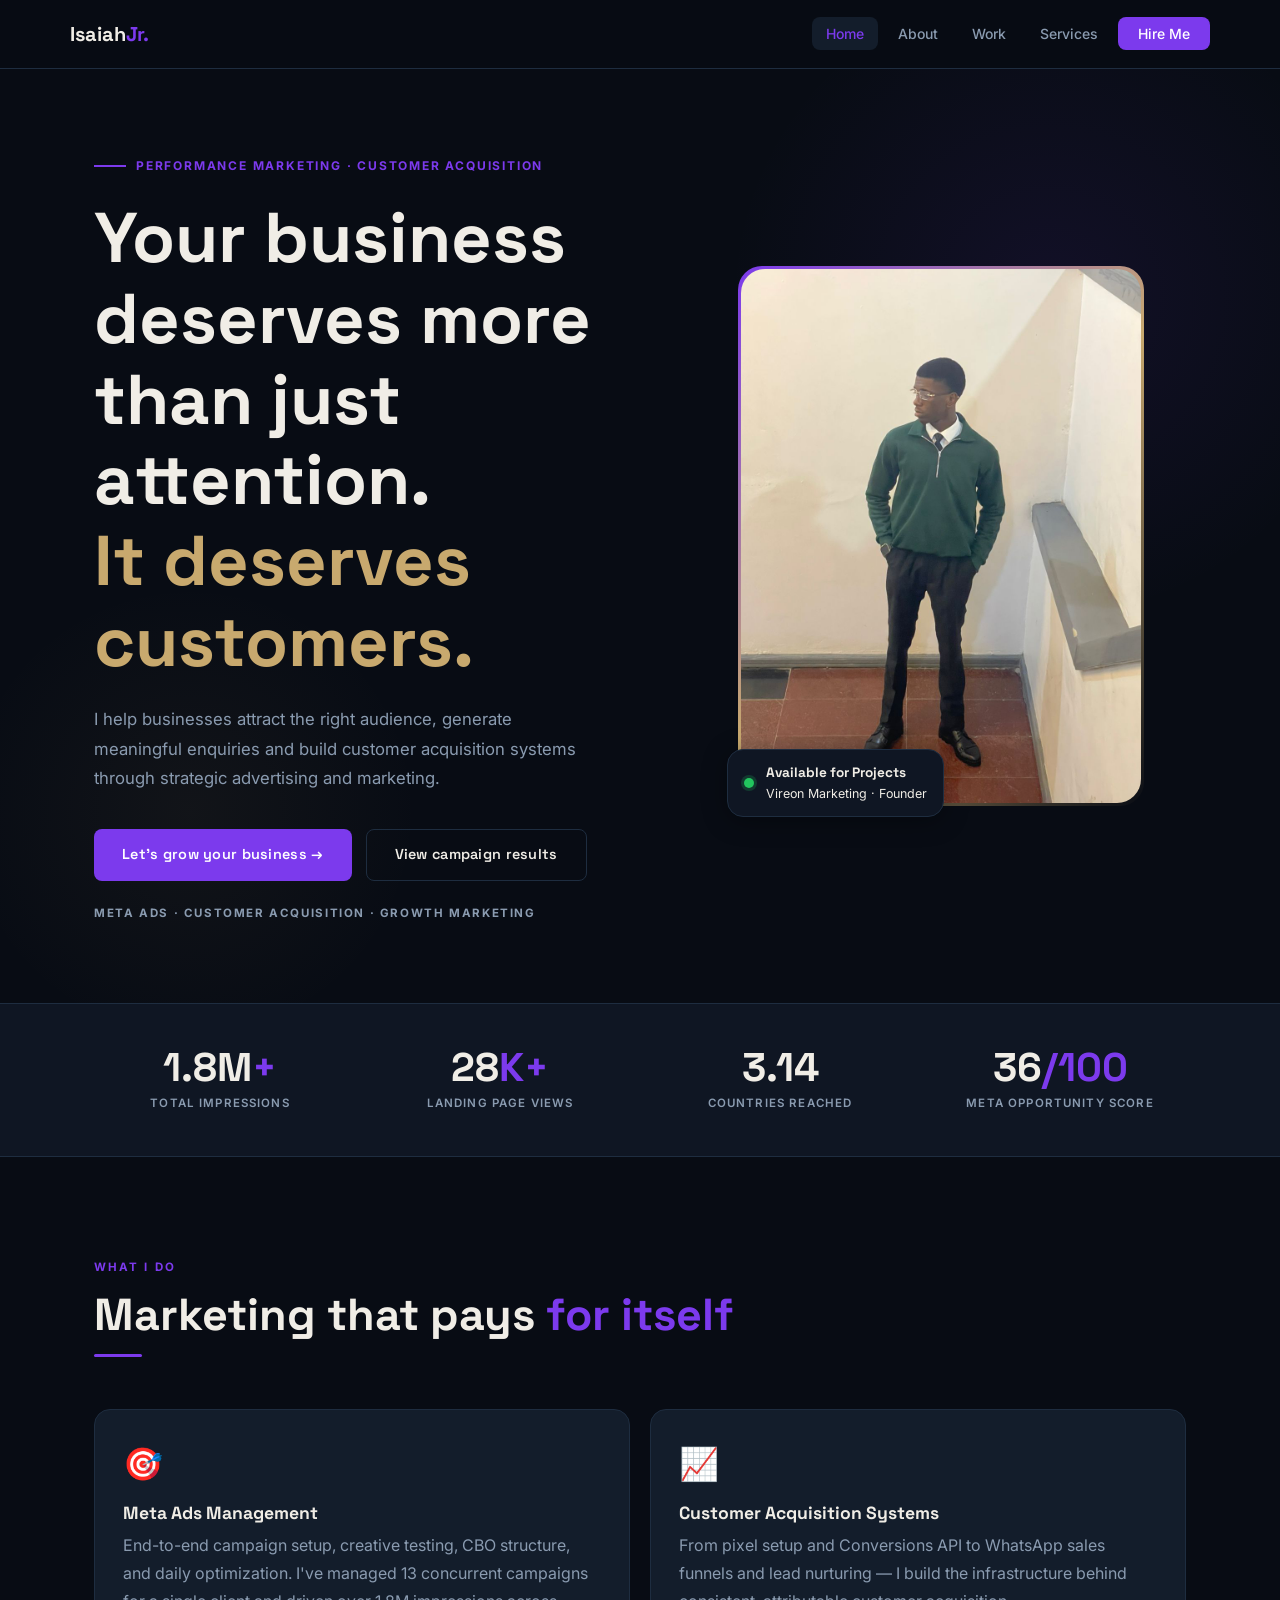
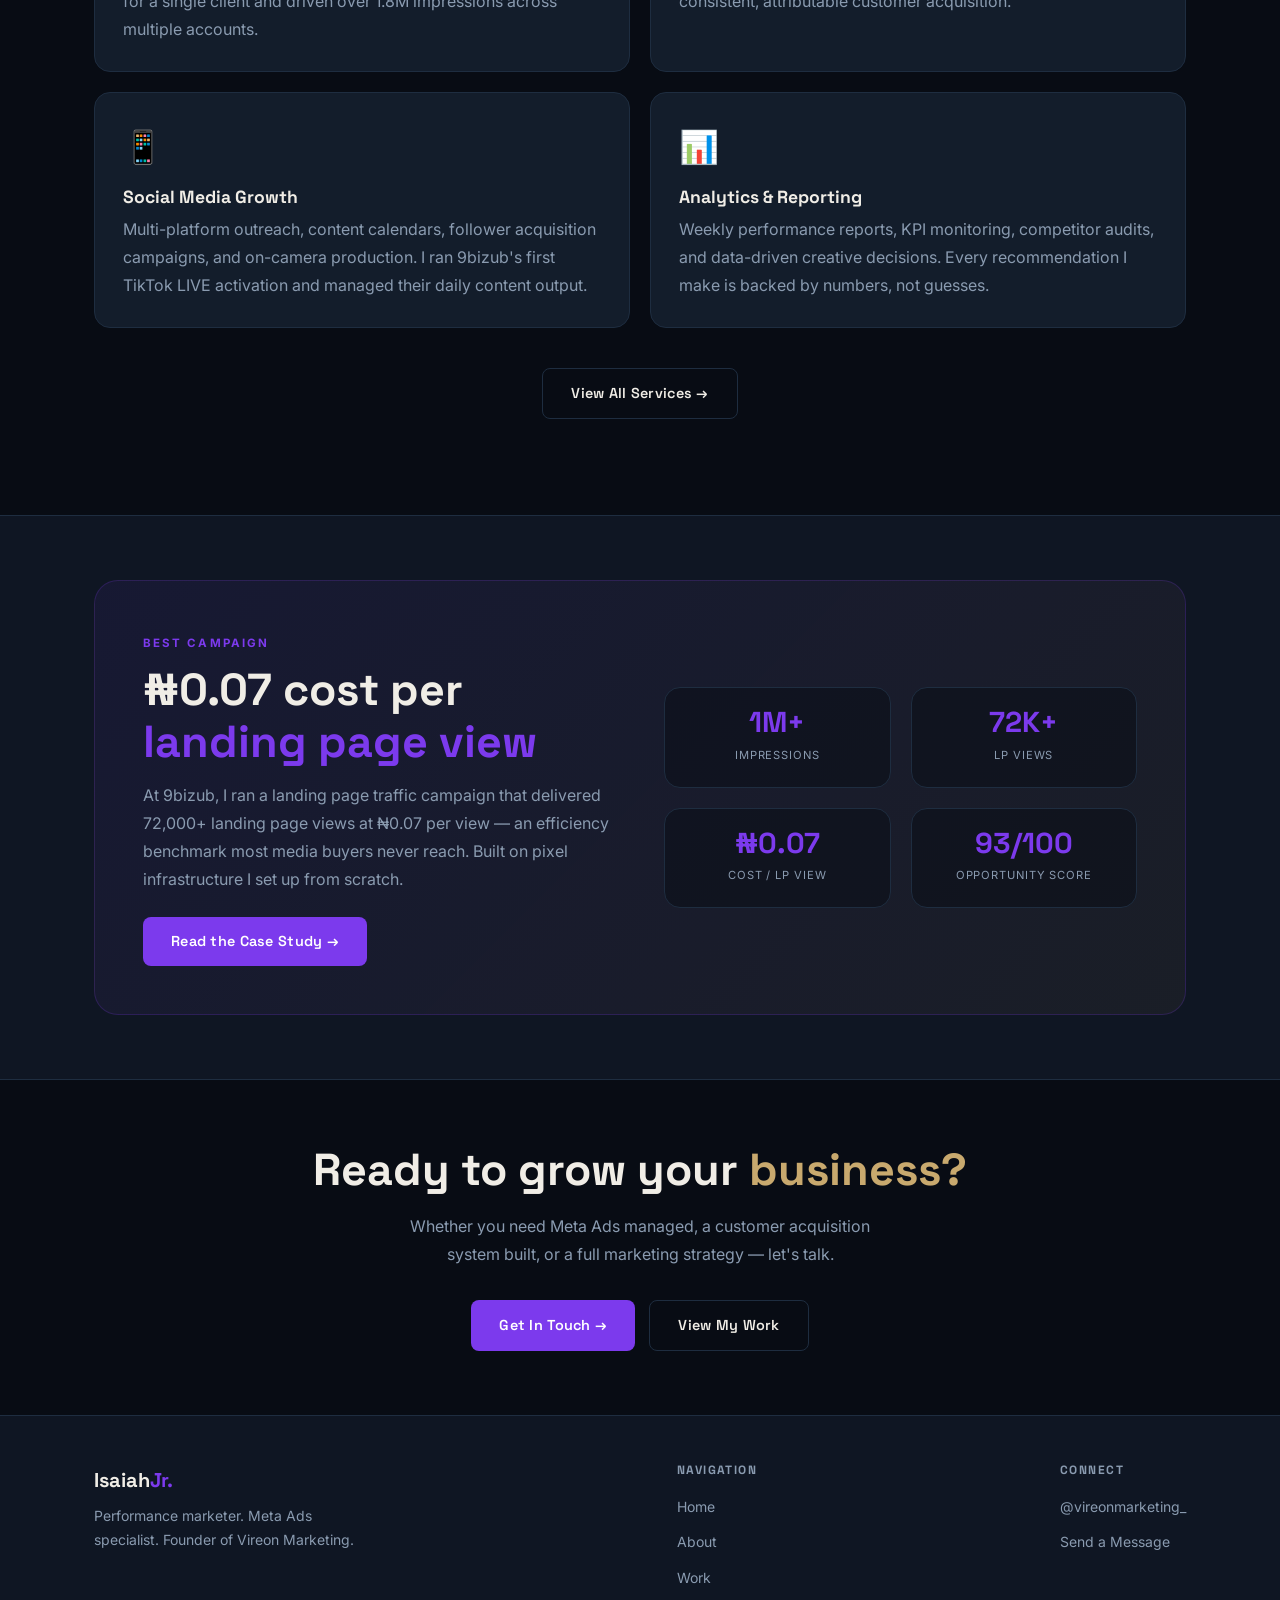
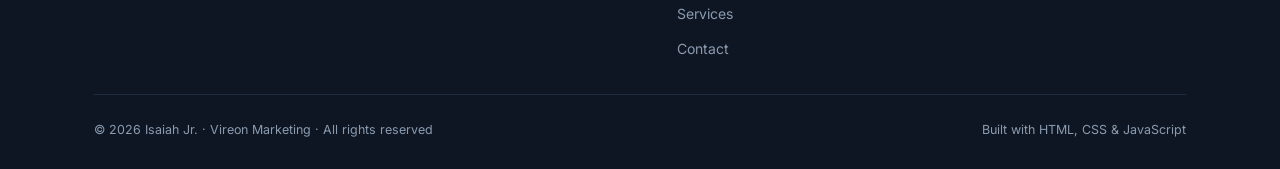
<file: index.html>
<!DOCTYPE html>
<html lang="en">
<head>
  <meta charset="UTF-8" />
  <meta name="viewport" content="width=device-width, initial-scale=1.0" />
  <title>Isaiah Jr. | Founder, Vireon Marketing — Customer Acquisition</title>
  <meta name="description" content="Isaiah Jr., founder of Vireon Marketing. Strategic advertising and customer acquisition for businesses ready to turn attention into customers." />
  <link rel="stylesheet" href="css/style.css" />
</head>
<body>

<nav class="navbar">
  <input type="checkbox" id="nav-toggle" />
  <div class="navbar-inner">
    <a href="index.html" class="nav-logo">Isaiah<span>Jr.</span></a>
    <ul class="nav-links">
      <li><a href="index.html" class="active">Home</a></li>
      <li><a href="about.html">About</a></li>
      <li><a href="work.html">Work</a></li>
      <li><a href="services.html">Services</a></li>
      <li><a href="contact.html" class="nav-cta">Hire Me</a></li>
    </ul>
    <label for="nav-toggle" class="hamburger" aria-label="Toggle menu">
      <span></span><span></span><span></span>
    </label>
  </div>
  <ul class="mobile-menu">
    <li><a href="index.html">Home</a></li>
    <li><a href="about.html">About</a></li>
    <li><a href="work.html">Work</a></li>
    <li><a href="services.html">Services</a></li>
    <li><a href="contact.html">Hire Me</a></li>
  </ul>
</nav>

<main>

  <!-- HERO -->
  <section class="hero">
    <div class="container">
      <div class="hero-grid">
        <div class="hero-content">
          <div class="hero-label">PERFORMANCE MARKETING · CUSTOMER ACQUISITION</div>
          <h1 class="hero-title">
            Your business deserves more than just attention.
            <em>It deserves customers.</em>
          </h1>
          <p class="hero-desc">
            I help businesses attract the right audience, generate meaningful enquiries and build
            customer acquisition systems through strategic advertising and marketing.
          </p>
          <div class="hero-cta">
            <a href="contact.html" class="btn btn-red">Let's grow your business →</a>
            <a href="work.html" class="btn btn-outline">View campaign results</a>
          </div>
          <p class="hero-services">META ADS · CUSTOMER ACQUISITION · GROWTH MARKETING</p>
        </div>
        <div class="hero-visual">
          <div class="photo-frame">
            <img src="img/isaiah.jpg" alt="Isaiah Jr. — Performance Marketer" class="hero-photo" />
            <div class="photo-badge">
              <div class="badge-dot"></div>
              <div class="badge-text">
                <strong>Available for Projects</strong>
                Vireon Marketing · Founder
              </div>
            </div>
          </div>
        </div>
      </div>
    </div>
  </section>

  <!-- STATS BAR -->
  <section class="stats-bar">
    <div class="container">
      <div class="stats-grid">
        <div class="stat-item">
          <div class="stat-num">1.8M<span class="suf">+</span></div>
          <div class="stat-lbl">Total Impressions</div>
        </div>
        <div class="stat-item">
          <div class="stat-num" data-count="72" data-suffix="K+">72K<span class="suf">+</span></div>
          <div class="stat-lbl">Landing Page Views</div>
        </div>
        <div class="stat-item">
          <div class="stat-num" data-count="8" data-suffix="">8<span class="suf"></span></div>
          <div class="stat-lbl">Countries Reached</div>
        </div>
        <div class="stat-item">
          <div class="stat-num" data-count="93" data-suffix="/100">93<span class="suf">/100</span></div>
          <div class="stat-lbl">Meta Opportunity Score</div>
        </div>
      </div>
    </div>
  </section>

  <!-- WHAT I DO -->
  <section class="section">
    <div class="container">
      <div style="margin-bottom:52px;">
        <span class="eyebrow">What I Do</span>
        <h2 style="color:var(--text);">Marketing that pays <span class="text-red">for itself</span></h2>
        <div class="divider-red"></div>
      </div>
      <div class="services-preview">
        <article class="card sp-card">
          <div class="sp-icon">🎯</div>
          <h3>Meta Ads Management</h3>
          <p>End-to-end campaign setup, creative testing, CBO structure, and daily optimization. I've managed 13 concurrent campaigns for a single client and driven over 1.8M impressions across multiple accounts.</p>
        </article>
        <article class="card sp-card">
          <div class="sp-icon">📈</div>
          <h3>Customer Acquisition Systems</h3>
          <p>From pixel setup and Conversions API to WhatsApp sales funnels and lead nurturing — I build the infrastructure behind consistent, attributable customer acquisition.</p>
        </article>
        <article class="card sp-card">
          <div class="sp-icon">📱</div>
          <h3>Social Media Growth</h3>
          <p>Multi-platform outreach, content calendars, follower acquisition campaigns, and on-camera production. I ran 9bizub's first TikTok LIVE activation and managed their daily content output.</p>
        </article>
        <article class="card sp-card">
          <div class="sp-icon">📊</div>
          <h3>Analytics & Reporting</h3>
          <p>Weekly performance reports, KPI monitoring, competitor audits, and data-driven creative decisions. Every recommendation I make is backed by numbers, not guesses.</p>
        </article>
      </div>
      <div style="text-align:center;margin-top:40px;">
        <a href="services.html" class="btn btn-outline">View All Services →</a>
      </div>
    </div>
  </section>

  <!-- FEATURED RESULT -->
  <section class="section-sm" style="background:var(--bg2);border-top:1px solid var(--border);border-bottom:1px solid var(--border);">
    <div class="container">
      <div class="result-banner">
        <div>
          <span class="eyebrow">Best Campaign</span>
          <h2 style="color:var(--text);margin-bottom:14px;">₦0.07 cost per<br/><span class="text-red">landing page view</span></h2>
          <p style="margin-bottom:24px;">
            At 9bizub, I ran a landing page traffic campaign that delivered 72,000+ landing page views
            at ₦0.07 per view — an efficiency benchmark most media buyers never reach.
            Built on pixel infrastructure I set up from scratch.
          </p>
          <a href="work.html" class="btn btn-red">Read the Case Study →</a>
        </div>
        <div class="result-nums">
          <div class="rnum"><span class="rnum-val">1M+</span><span class="rnum-lbl text-muted">Impressions</span></div>
          <div class="rnum"><span class="rnum-val">72K+</span><span class="rnum-lbl text-muted">LP Views</span></div>
          <div class="rnum"><span class="rnum-val">₦0.07</span><span class="rnum-lbl text-muted">Cost / LP View</span></div>
          <div class="rnum"><span class="rnum-val">93/100</span><span class="rnum-lbl text-muted">Opportunity Score</span></div>
        </div>
      </div>
    </div>
  </section>

  <!-- CTA -->
  <section class="section-sm">
    <div class="container" style="text-align:center;">
      <h2 style="color:var(--text);">Ready to grow your <span class="text-gold">business?</span></h2>
      <p style="max-width:480px;margin:16px auto 32px;">
        Whether you need Meta Ads managed, a customer acquisition system built, or a full marketing strategy — let's talk.
      </p>
      <div style="display:flex;gap:14px;justify-content:center;flex-wrap:wrap;">
        <a href="contact.html" class="btn btn-red">Get In Touch →</a>
        <a href="work.html" class="btn btn-outline">View My Work</a>
      </div>
    </div>
  </section>

</main>

<footer>
  <div class="footer-inner">
    <div class="footer-top">
      <div class="footer-brand">
        <a href="index.html" class="nav-logo">Isaiah<span>Jr.</span></a>
        <p>Performance marketer. Meta Ads specialist. Founder of Vireon Marketing.</p>
      </div>
      <nav class="footer-col">
        <h4>Navigation</h4>
        <ul>
          <li><a href="index.html">Home</a></li>
          <li><a href="about.html">About</a></li>
          <li><a href="work.html">Work</a></li>
          <li><a href="services.html">Services</a></li>
          <li><a href="contact.html">Contact</a></li>
        </ul>
      </nav>
      <div class="footer-col">
        <h4>Connect</h4>
        <ul>
          <li><a href="https://instagram.com/vireonmarketing_" target="_blank" rel="noopener">@vireonmarketing_</a></li>
          <li><a href="contact.html">Send a Message</a></li>
        </ul>
      </div>
    </div>
    <div class="footer-bottom">
      <p class="text-muted">&copy; 2026 Isaiah Jr. · Vireon Marketing · All rights reserved</p>
      <p class="text-muted">Built with HTML, CSS &amp; JavaScript</p>
    </div>
  </div>
</footer>

<script src="Js/main.js"></script>
</body>
</html>
</file>
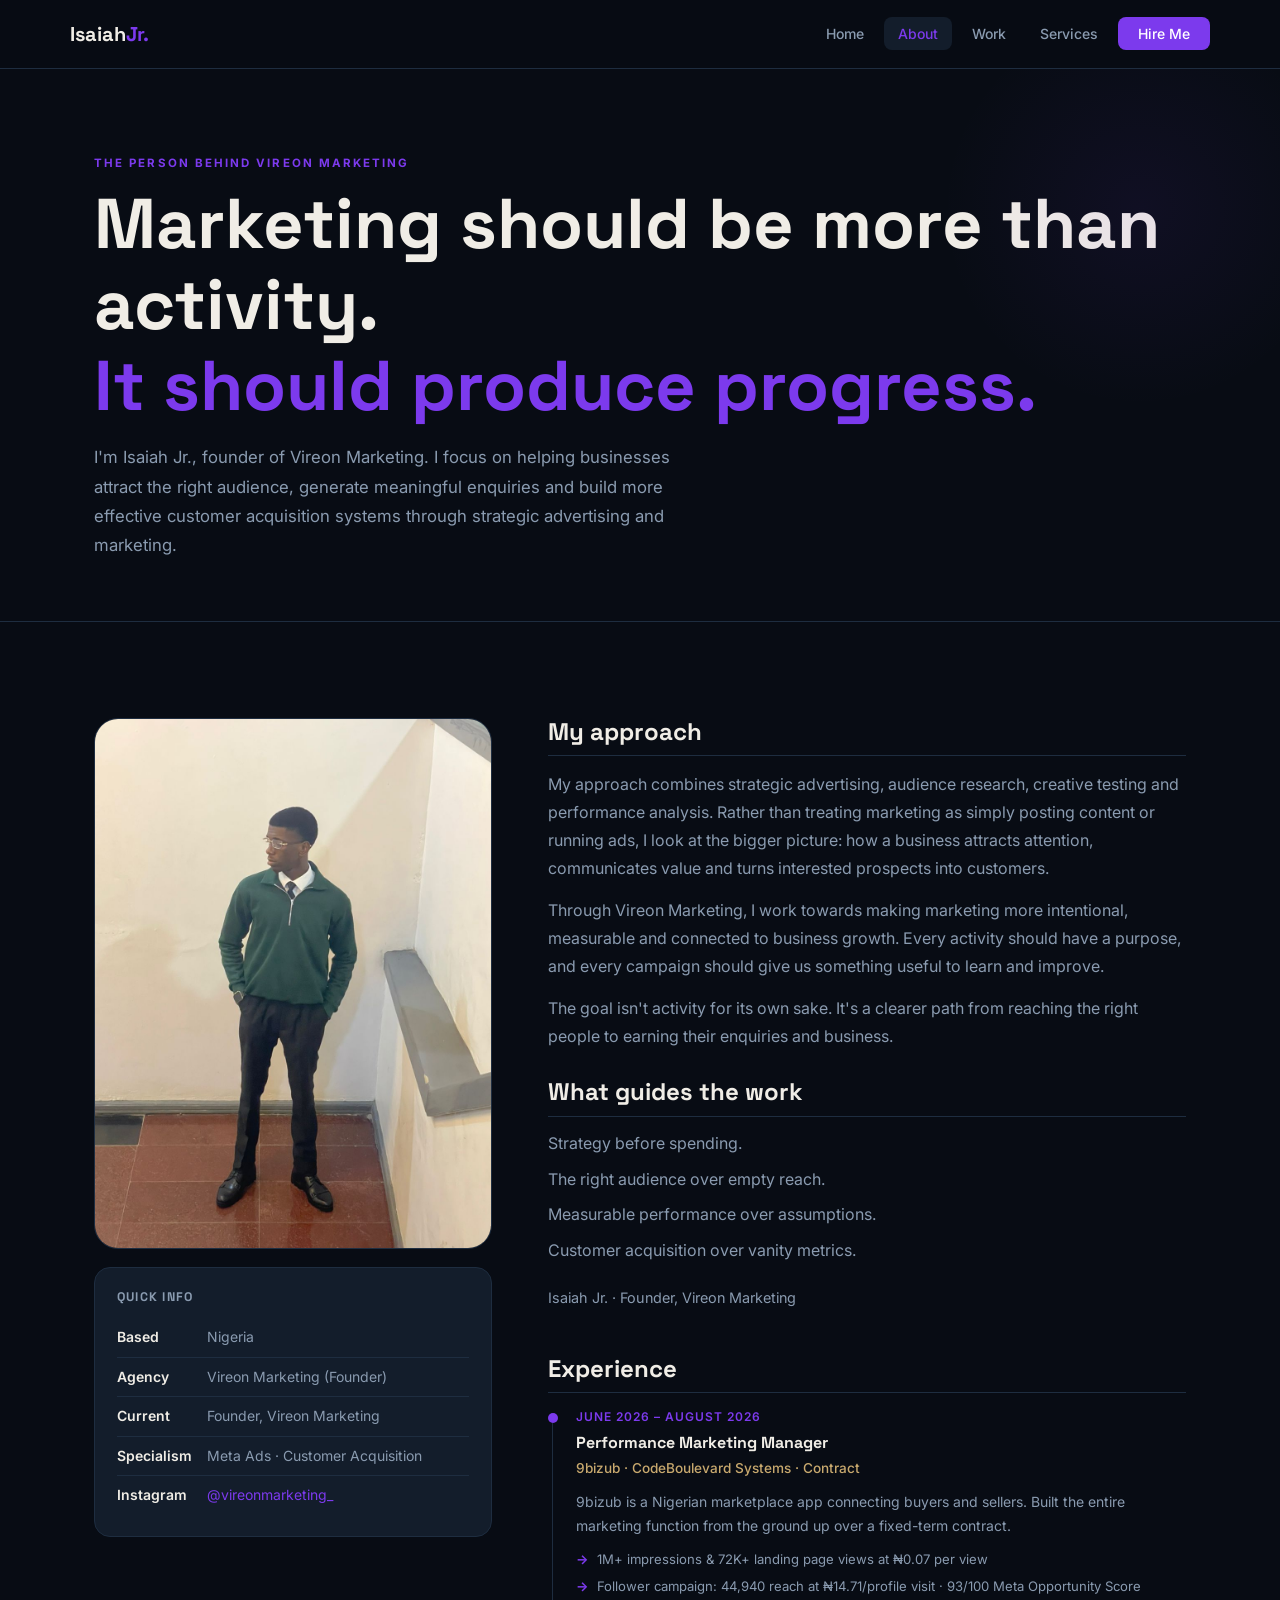
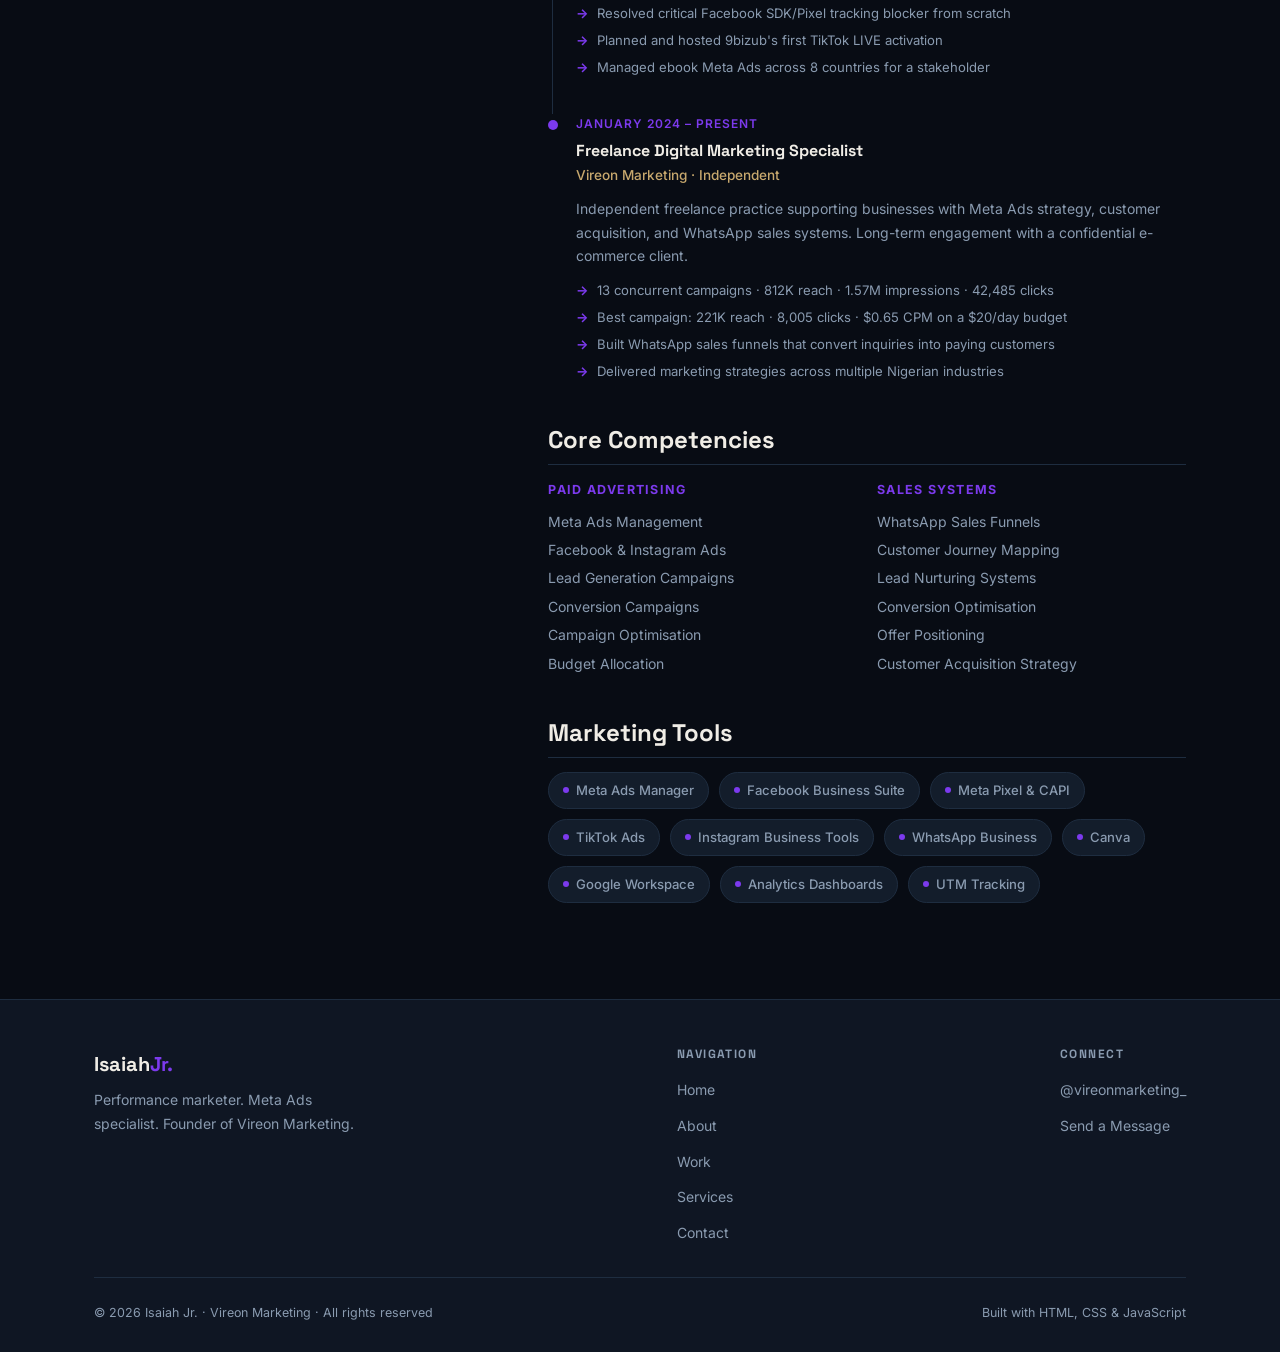
<file: about.html>
<!DOCTYPE html>
<html lang="en">
<head>
  <meta charset="UTF-8" />
  <meta name="viewport" content="width=device-width, initial-scale=1.0" />
  <title>About — Isaiah Jr.</title>
  <meta name="description" content="Isaiah Jr. — Nigerian performance marketer with 2+ years experience in Meta Ads, customer acquisition, and digital marketing strategy." />
  <link rel="stylesheet" href="css/style.css" />
</head>
<body>

<nav class="navbar">
  <input type="checkbox" id="nav-toggle" />
  <div class="navbar-inner">
    <a href="index.html" class="nav-logo">Isaiah<span>Jr.</span></a>
    <ul class="nav-links">
      <li><a href="index.html">Home</a></li>
      <li><a href="about.html" class="active">About</a></li>
      <li><a href="work.html">Work</a></li>
      <li><a href="services.html">Services</a></li>
      <li><a href="contact.html" class="nav-cta">Hire Me</a></li>
    </ul>
    <label for="nav-toggle" class="hamburger" aria-label="Toggle menu">
      <span></span><span></span><span></span>
    </label>
  </div>
  <ul class="mobile-menu">
    <li><a href="index.html">Home</a></li>
    <li><a href="about.html">About</a></li>
    <li><a href="work.html">Work</a></li>
    <li><a href="services.html">Services</a></li>
    <li><a href="contact.html">Hire Me</a></li>
  </ul>
</nav>

<main>
  <section class="page-hero">
    <div class="container">
      <span class="eyebrow">The person behind Vireon Marketing</span>
      <h1>Marketing should be more than activity.<br /><span class="text-red">It should produce progress.</span></h1>
      <p>
        I'm Isaiah Jr., founder of Vireon Marketing. I focus on helping businesses attract the
        right audience, generate meaningful enquiries and build more effective customer
        acquisition systems through strategic advertising and marketing.
      </p>
    </div>
  </section>

  <section class="section">
    <div class="container">
      <div class="about-grid">

        <aside class="about-photo-col">
          <img src="img/isaiah.jpg" alt="Isaiah Jr." class="about-photo" />
          <div class="about-quick">
            <h4>Quick Info</h4>
            <div class="qitem"><strong>Based</strong> Nigeria</div>
            <div class="qitem"><strong>Agency</strong> Vireon Marketing (Founder)</div>
            <div class="qitem"><strong>Current</strong> Founder, Vireon Marketing</div>
            <div class="qitem"><strong>Specialism</strong> Meta Ads · Customer Acquisition</div>
            <div class="qitem"><strong>Instagram</strong> <a href="https://instagram.com/vireonmarketing_" target="_blank" rel="noopener" style="color:var(--red)">@vireonmarketing_</a></div>
            
          </div>
        </aside>

        <div class="about-content">

          <div class="about-block">
            <h3>My approach</h3>
            <p style="margin-bottom:14px;">
              My approach combines strategic advertising, audience research, creative testing and
              performance analysis. Rather than treating marketing as simply posting content or
              running ads, I look at the bigger picture: how a business attracts attention,
              communicates value and turns interested prospects into customers.
            </p>
            <p style="margin-bottom:14px;">
              Through Vireon Marketing, I work towards making marketing more intentional,
              measurable and connected to business growth. Every activity should have a purpose,
              and every campaign should give us something useful to learn and improve.
            </p>
            <p>
              The goal isn't activity for its own sake. It's a clearer path from reaching the
              right people to earning their enquiries and business.
            </p>
            <h3 style="margin-top:28px;">What guides the work</h3>
            <ul style="display:flex;flex-direction:column;gap:10px;margin-top:12px;">
              <li style="color:var(--muted);">Strategy before spending.</li>
              <li style="color:var(--muted);">The right audience over empty reach.</li>
              <li style="color:var(--muted);">Measurable performance over assumptions.</li>
              <li style="color:var(--muted);">Customer acquisition over vanity metrics.</li>
            </ul>
            <p style="margin-top:22px;color:var(--muted);font-size:.9rem;">
              Isaiah Jr. · Founder, Vireon Marketing
            </p>
          </div>

          <div class="about-block">
            <h3>Experience</h3>
            <div class="timeline">

              <div class="tl-item">
                <div class="tl-date">June 2026 – August 2026</div>
                <div class="tl-role">Performance Marketing Manager</div>
                <div class="tl-company">9bizub · CodeBoulevard Systems · Contract</div>
                <p class="tl-desc">
                  9bizub is a Nigerian marketplace app connecting buyers and sellers. Built the
                  entire marketing function from the ground up over a fixed-term contract.
                </p>
                <div class="tl-wins">
                  <div class="tl-win">1M+ impressions &amp; 72K+ landing page views at ₦0.07 per view</div>
                  <div class="tl-win">Follower campaign: 44,940 reach at ₦14.71/profile visit · 93/100 Meta Opportunity Score</div>
                  <div class="tl-win">Resolved critical Facebook SDK/Pixel tracking blocker from scratch</div>
                  <div class="tl-win">Planned and hosted 9bizub's first TikTok LIVE activation</div>
                  <div class="tl-win">Managed ebook Meta Ads across 8 countries for a stakeholder</div>
                </div>
              </div>

              <div class="tl-item">
                <div class="tl-date">January 2024 – Present</div>
                <div class="tl-role">Freelance Digital Marketing Specialist</div>
                <div class="tl-company">Vireon Marketing · Independent</div>
                <p class="tl-desc">
                  Independent freelance practice supporting businesses with Meta Ads strategy,
                  customer acquisition, and WhatsApp sales systems. Long-term engagement with
                  a confidential e-commerce client.
                </p>
                <div class="tl-wins">
                  <div class="tl-win">13 concurrent campaigns · 812K reach · 1.57M impressions · 42,485 clicks</div>
                  <div class="tl-win">Best campaign: 221K reach · 8,005 clicks · $0.65 CPM on a $20/day budget</div>
                  <div class="tl-win">Built WhatsApp sales funnels that convert inquiries into paying customers</div>
                  <div class="tl-win">Delivered marketing strategies across multiple Nigerian industries</div>
                </div>
              </div>

            </div>
          </div>

          <div class="about-block">
            <h3>Core Competencies</h3>
            <div style="display:grid;grid-template-columns:1fr 1fr;gap:20px;margin-top:4px;">
              <div>
                <p style="font-size:.78rem;font-weight:700;letter-spacing:.1em;text-transform:uppercase;color:var(--red);margin-bottom:10px;">Paid Advertising</p>
                <ul style="display:flex;flex-direction:column;gap:6px;">
                  <li style="font-size:.875rem;color:var(--muted);">Meta Ads Management</li>
                  <li style="font-size:.875rem;color:var(--muted);">Facebook &amp; Instagram Ads</li>
                  <li style="font-size:.875rem;color:var(--muted);">Lead Generation Campaigns</li>
                  <li style="font-size:.875rem;color:var(--muted);">Conversion Campaigns</li>
                  <li style="font-size:.875rem;color:var(--muted);">Campaign Optimisation</li>
                  <li style="font-size:.875rem;color:var(--muted);">Budget Allocation</li>
                </ul>
              </div>
              <div>
                <p style="font-size:.78rem;font-weight:700;letter-spacing:.1em;text-transform:uppercase;color:var(--red);margin-bottom:10px;">Sales Systems</p>
                <ul style="display:flex;flex-direction:column;gap:6px;">
                  <li style="font-size:.875rem;color:var(--muted);">WhatsApp Sales Funnels</li>
                  <li style="font-size:.875rem;color:var(--muted);">Customer Journey Mapping</li>
                  <li style="font-size:.875rem;color:var(--muted);">Lead Nurturing Systems</li>
                  <li style="font-size:.875rem;color:var(--muted);">Conversion Optimisation</li>
                  <li style="font-size:.875rem;color:var(--muted);">Offer Positioning</li>
                  <li style="font-size:.875rem;color:var(--muted);">Customer Acquisition Strategy</li>
                </ul>
              </div>
            </div>
          </div>

          <div class="about-block">
            <h3>Marketing Tools</h3>
            <div class="tools-grid">
              <span class="tool-pill"><span class="tool-dot"></span>Meta Ads Manager</span>
              <span class="tool-pill"><span class="tool-dot"></span>Facebook Business Suite</span>
              <span class="tool-pill"><span class="tool-dot"></span>Meta Pixel &amp; CAPI</span>
              <span class="tool-pill"><span class="tool-dot"></span>TikTok Ads</span>
              <span class="tool-pill"><span class="tool-dot"></span>Instagram Business Tools</span>
              <span class="tool-pill"><span class="tool-dot"></span>WhatsApp Business</span>
              <span class="tool-pill"><span class="tool-dot"></span>Canva</span>
              <span class="tool-pill"><span class="tool-dot"></span>Google Workspace</span>
              <span class="tool-pill"><span class="tool-dot"></span>Analytics Dashboards</span>
              <span class="tool-pill"><span class="tool-dot"></span>UTM Tracking</span>
            </div>
          </div>

        </div>
      </div>
    </div>
  </section>
</main>

<footer>
  <div class="footer-inner">
    <div class="footer-top">
      <div class="footer-brand">
        <a href="index.html" class="nav-logo">Isaiah<span>Jr.</span></a>
        <p>Performance marketer. Meta Ads specialist. Founder of Vireon Marketing.</p>
      </div>
      <nav class="footer-col">
        <h4>Navigation</h4>
        <ul>
          <li><a href="index.html">Home</a></li>
          <li><a href="about.html">About</a></li>
          <li><a href="work.html">Work</a></li>
          <li><a href="services.html">Services</a></li>
          <li><a href="contact.html">Contact</a></li>
        </ul>
      </nav>
      <div class="footer-col">
        <h4>Connect</h4>
        <ul>
          <li><a href="https://instagram.com/vireonmarketing_" target="_blank" rel="noopener">@vireonmarketing_</a></li>
          <li><a href="contact.html">Send a Message</a></li>
        </ul>
      </div>
    </div>
    <div class="footer-bottom">
      <p class="text-muted">&copy; 2026 Isaiah Jr. · Vireon Marketing · All rights reserved</p>
      <p class="text-muted">Built with HTML, CSS &amp; JavaScript</p>
    </div>
  </div>
</footer>

<script src="Js/main.js"></script>
</body>
</html>
</file>
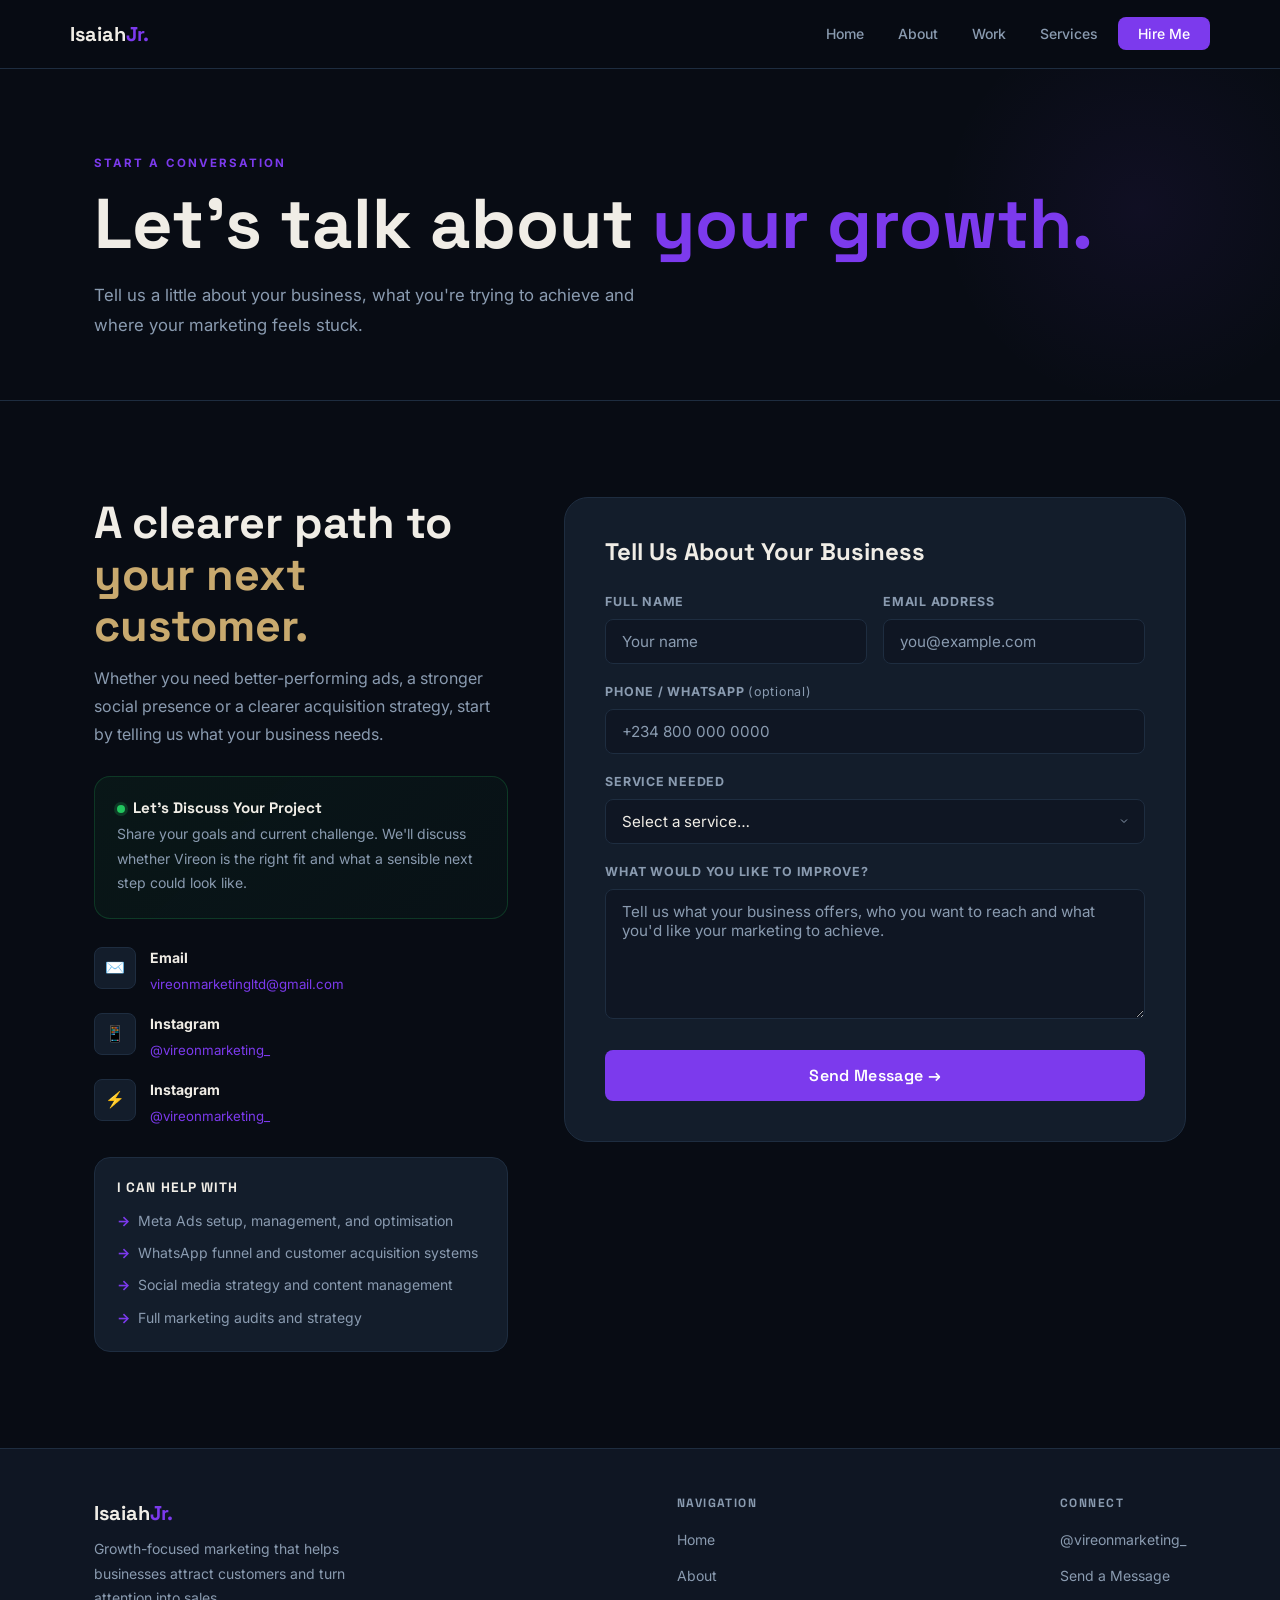
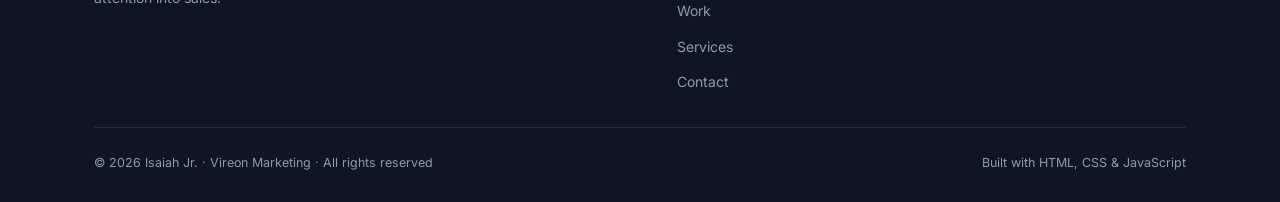
<file: contact.html>
<!DOCTYPE html>
<html lang="en">
<head>
  <meta charset="UTF-8" />
  <meta name="viewport" content="width=device-width, initial-scale=1.0" />
  <title>Contact Vireon Marketing | Start a Growth Conversation</title>
  <meta name="description" content="Talk to Vireon Marketing about Meta Ads, customer acquisition, social media marketing and a practical growth strategy for your business." />
  <link rel="stylesheet" href="css/style.css" />
</head>
<body>

<nav class="navbar">
  <input type="checkbox" id="nav-toggle" />
  <div class="navbar-inner">
    <a href="index.html" class="nav-logo">Isaiah<span>Jr.</span></a>
    <ul class="nav-links">
      <li><a href="index.html">Home</a></li>
      <li><a href="about.html">About</a></li>
      <li><a href="work.html">Work</a></li>
      <li><a href="services.html">Services</a></li>
      <li><a href="contact.html" class="active nav-cta">Hire Me</a></li>
    </ul>
    <label for="nav-toggle" class="hamburger" aria-label="Toggle menu">
      <span></span><span></span><span></span>
    </label>
  </div>
  <ul class="mobile-menu">
    <li><a href="index.html">Home</a></li>
    <li><a href="about.html">About</a></li>
    <li><a href="work.html">Work</a></li>
    <li><a href="services.html">Services</a></li>
    <li><a href="contact.html">Hire Me</a></li>
  </ul>
</nav>

<main>
  <section class="page-hero">
    <div class="container">
      <span class="eyebrow">Start a Conversation</span>
      <h1>Let's talk about <span class="text-red">your growth.</span></h1>
      <p>Tell us a little about your business, what you're trying to achieve and where your marketing feels stuck.</p>
    </div>
  </section>

  <section class="section">
    <div class="container">
      <div class="contact-grid">

        <div class="contact-info">
          <div class="contact-intro">
            <h2 style="color:var(--text);">A clearer path to <span class="text-gold">your next customer.</span></h2>
            <p>Whether you need better-performing ads, a stronger social presence or a clearer acquisition strategy, start by telling us what your business needs.</p>
          </div>

          <div class="avail-card">
            <h4><span class="avail-dot"></span>Let's Discuss Your Project</h4>
            <p style="font-size:.875rem;">Share your goals and current challenge. We'll discuss whether Vireon is the right fit and what a sensible next step could look like.</p>
          </div>

          <div class="contact-items">
            <div class="ci">
              <div class="ci-icon">✉️</div>
              <div class="ci-text"><strong>Email</strong><span><a href="mailto:vireonmarketingltd@gmail.com" style="color:var(--red)">vireonmarketingltd@gmail.com</a></span></div>
            </div>
            <div class="ci">
              <div class="ci-icon">📱</div>
              <div class="ci-text"><strong>Instagram</strong><span><a href="https://instagram.com/vireonmarketing_" target="_blank" rel="noopener" style="color:var(--red)">@vireonmarketing_</a></span></div>
            </div>
            <div class="ci">
              <div class="ci-icon">⚡</div>
              <div class="ci-text"><strong>Instagram</strong><span><a href="https://instagram.com/vireonmarketing_" target="_blank" rel="noopener" style="color:var(--red)">@vireonmarketing_</a></span></div>
            </div>
          </div>

          <div class="card" style="padding:22px;">
            <h4 style="color:var(--text);font-family:var(--fd);font-size:.85rem;margin-bottom:14px;text-transform:uppercase;letter-spacing:.08em;">I Can Help With</h4>
            <ul style="display:flex;flex-direction:column;gap:10px;">
              <li style="font-size:.875rem;color:var(--muted);display:flex;gap:8px;"><span style="color:var(--red);font-weight:700;">→</span>Meta Ads setup, management, and optimisation</li>
              <li style="font-size:.875rem;color:var(--muted);display:flex;gap:8px;"><span style="color:var(--red);font-weight:700;">→</span>WhatsApp funnel and customer acquisition systems</li>
              <li style="font-size:.875rem;color:var(--muted);display:flex;gap:8px;"><span style="color:var(--red);font-weight:700;">→</span>Social media strategy and content management</li>
              <li style="font-size:.875rem;color:var(--muted);display:flex;gap:8px;"><span style="color:var(--red);font-weight:700;">→</span>Full marketing audits and strategy</li>
              
            </ul>
          </div>
        </div>

        <div>
          <div class="contact-form-wrap">
            <h3 style="color:var(--text);">Tell Us About Your Business</h3>

            <form id="contactForm" action="https://api.web3forms.com/submit" method="POST" novalidate autocomplete="off">

              <input type="hidden" name="access_key" value="98d7de68-0398-4938-981b-f7a158d8c225" />
              <input type="hidden" name="subject" value="New Enquiry — Vireon Marketing" />
              <input type="hidden" name="redirect" value="https://vireonmarketingltd-ui.github.io/Digital-Marketing-portfolio/contact.html?success=true" />
              <input type="checkbox" name="botcheck" style="display:none" />

              <div class="form-row">
                <div class="fg">
                  <label for="f-name">Full Name</label>
                  <input type="text" id="f-name" name="name" class="fi" placeholder="Your name" maxlength="100" required />
                  <div class="err-msg"></div>
                </div>
                <div class="fg">
                  <label for="f-email">Email Address</label>
                  <input type="email" id="f-email" name="email" class="fi" placeholder="you@example.com" maxlength="150" required />
                  <div class="err-msg"></div>
                </div>
              </div>

              <div class="fg">
                <label for="f-phone">Phone / WhatsApp <span style="font-weight:400;text-transform:none;color:var(--muted)">(optional)</span></label>
                <input type="tel" id="f-phone" name="phone" class="fi" placeholder="+234 800 000 0000" maxlength="20" />
                <div class="err-msg"></div>
              </div>

              <div class="fg">
                <label for="f-service">Service Needed</label>
                <select id="f-service" name="service" class="fi" style="cursor:pointer;appearance:none;background-image:url('data:image/svg+xml,%3Csvg xmlns=%22http://www.w3.org/2000/svg%22 width=%2212%22 height=%2212%22 viewBox=%220 0 24 24%22 fill=%22none%22 stroke=%22%238A9BB0%22 stroke-width=%222%22%3E%3Cpath d=%22m6 9 6 6 6-6%22/%3E%3C/svg%3E');background-repeat:no-repeat;background-position:right 14px center;padding-right:36px;">
                  <option value="">Select a service…</option>
                  <option>Meta Ads Management</option>
                  <option>Customer Acquisition Strategy</option>
                  <option>Social Media Marketing</option>
                  <option>Marketing Strategy / Audit</option>
                  <option>Other</option>
                </select>
                <div class="err-msg"></div>
              </div>

              <div class="fg">
                <label for="f-message">What would you like to improve?</label>
                <textarea id="f-message" name="message" class="fi" placeholder="Tell us what your business offers, who you want to reach and what you'd like your marketing to achieve." maxlength="1500" required></textarea>
                <div class="err-msg"></div>
              </div>

              <button type="submit" id="submitBtn" class="btn btn-red sub-btn">Send Message →</button>
            </form>
            <div id="formSuccess" class="form-success" role="status" aria-live="polite">
              <div class="si">✓</div>
              <h3>Message received.</h3>
              <p>Thanks for reaching out to Vireon Marketing. We'll review your enquiry and get back to you.</p>
              <button type="button" id="resetForm" class="btn btn-red" style="margin-top:20px;">Send Another Message</button>
            </div>

          </div>
        </div>

      </div>
    </div>
  </section>
</main>

<footer>
  <div class="footer-inner">
    <div class="footer-top">
      <div class="footer-brand">
        <a href="index.html" class="nav-logo">Isaiah<span>Jr.</span></a>
        <p>Growth-focused marketing that helps businesses attract customers and turn attention into sales.</p>
      </div>
      <nav class="footer-col">
        <h4>Navigation</h4>
        <ul>
          <li><a href="index.html">Home</a></li>
          <li><a href="about.html">About</a></li>
          <li><a href="work.html">Work</a></li>
          <li><a href="services.html">Services</a></li>
          <li><a href="contact.html">Contact</a></li>
        </ul>
      </nav>
      <div class="footer-col">
        <h4>Connect</h4>
        <ul>
          <li><a href="https://instagram.com/vireonmarketing_" target="_blank" rel="noopener">@vireonmarketing_</a></li>
          <li><a href="contact.html">Send a Message</a></li>
        </ul>
      </div>
    </div>
    <div class="footer-bottom">
      <p class="text-muted">&copy; 2026 Isaiah Jr. · Vireon Marketing · All rights reserved</p>
      <p class="text-muted">Built with HTML, CSS &amp; JavaScript</p>
    </div>
  </div>
</footer>

<script src="Js/main.js"></script>
<script src="Js/contact.js"></script>
</body>
</html>
</file>
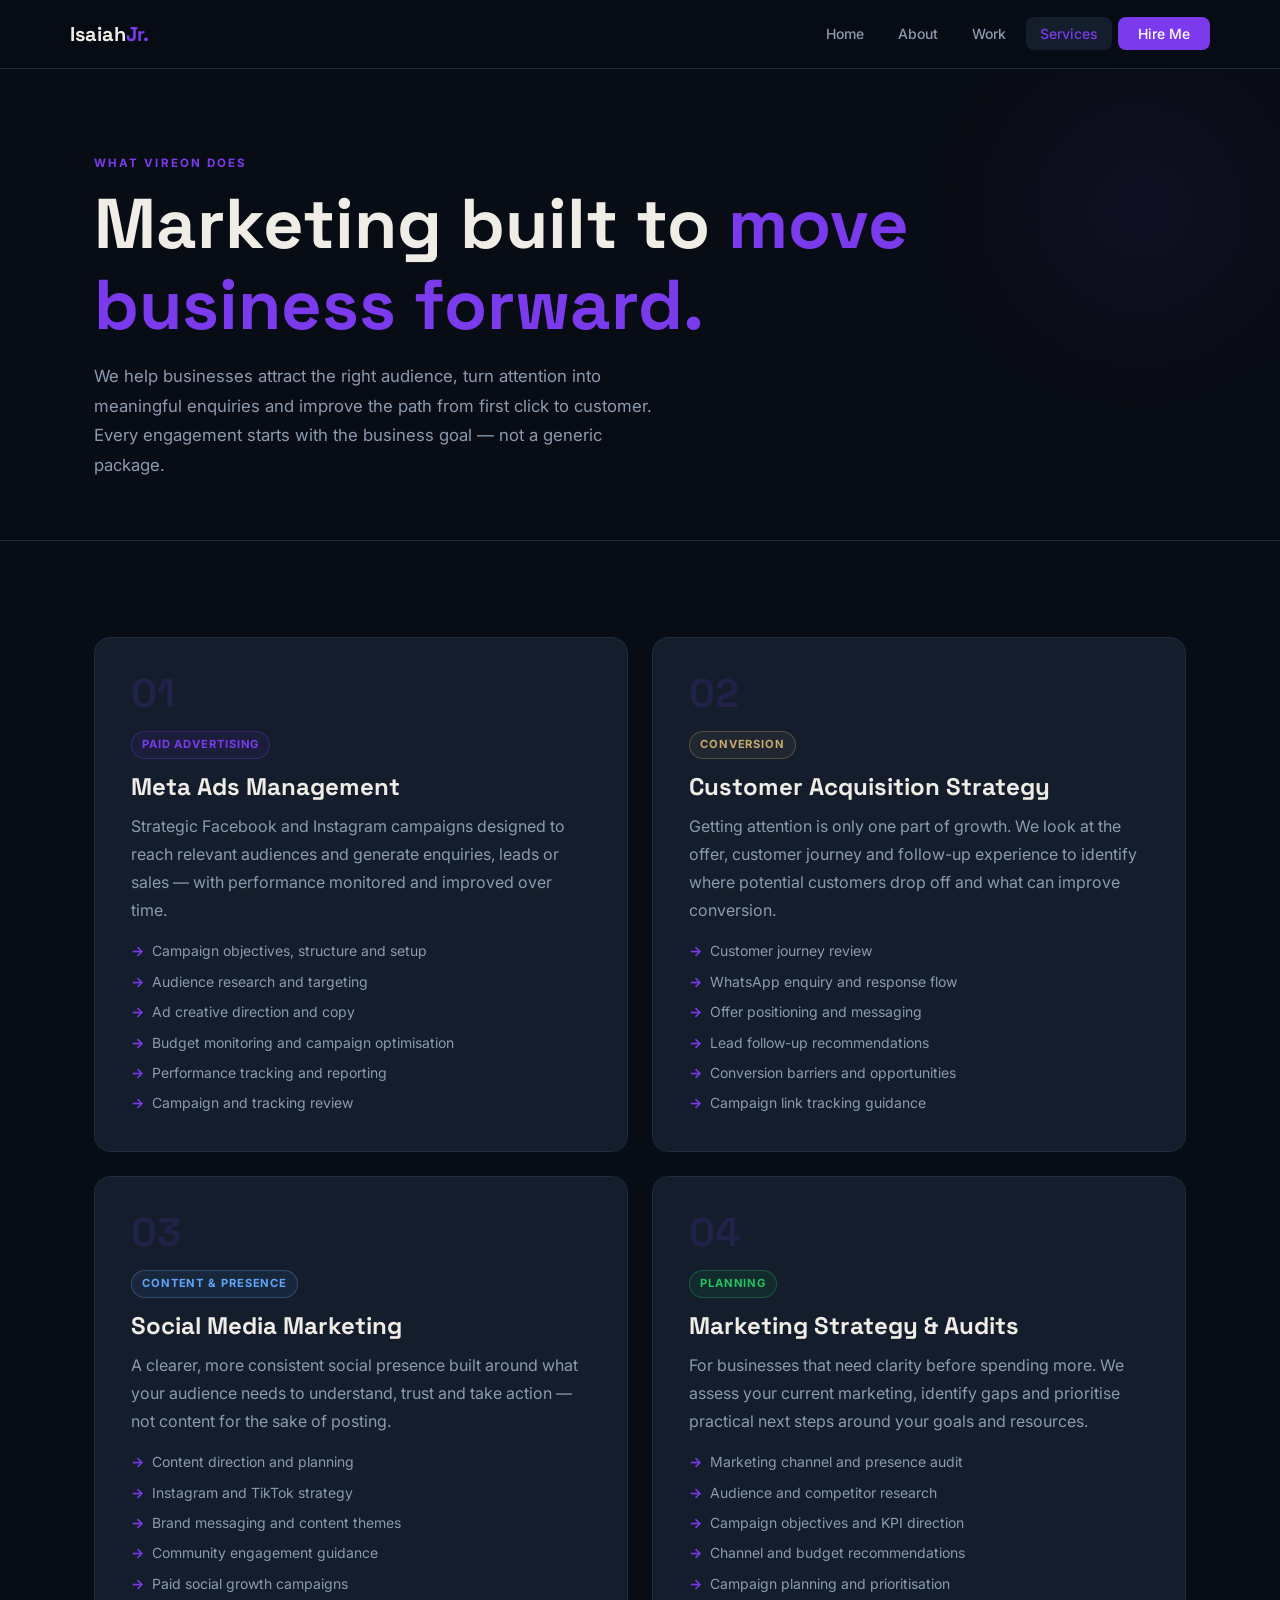
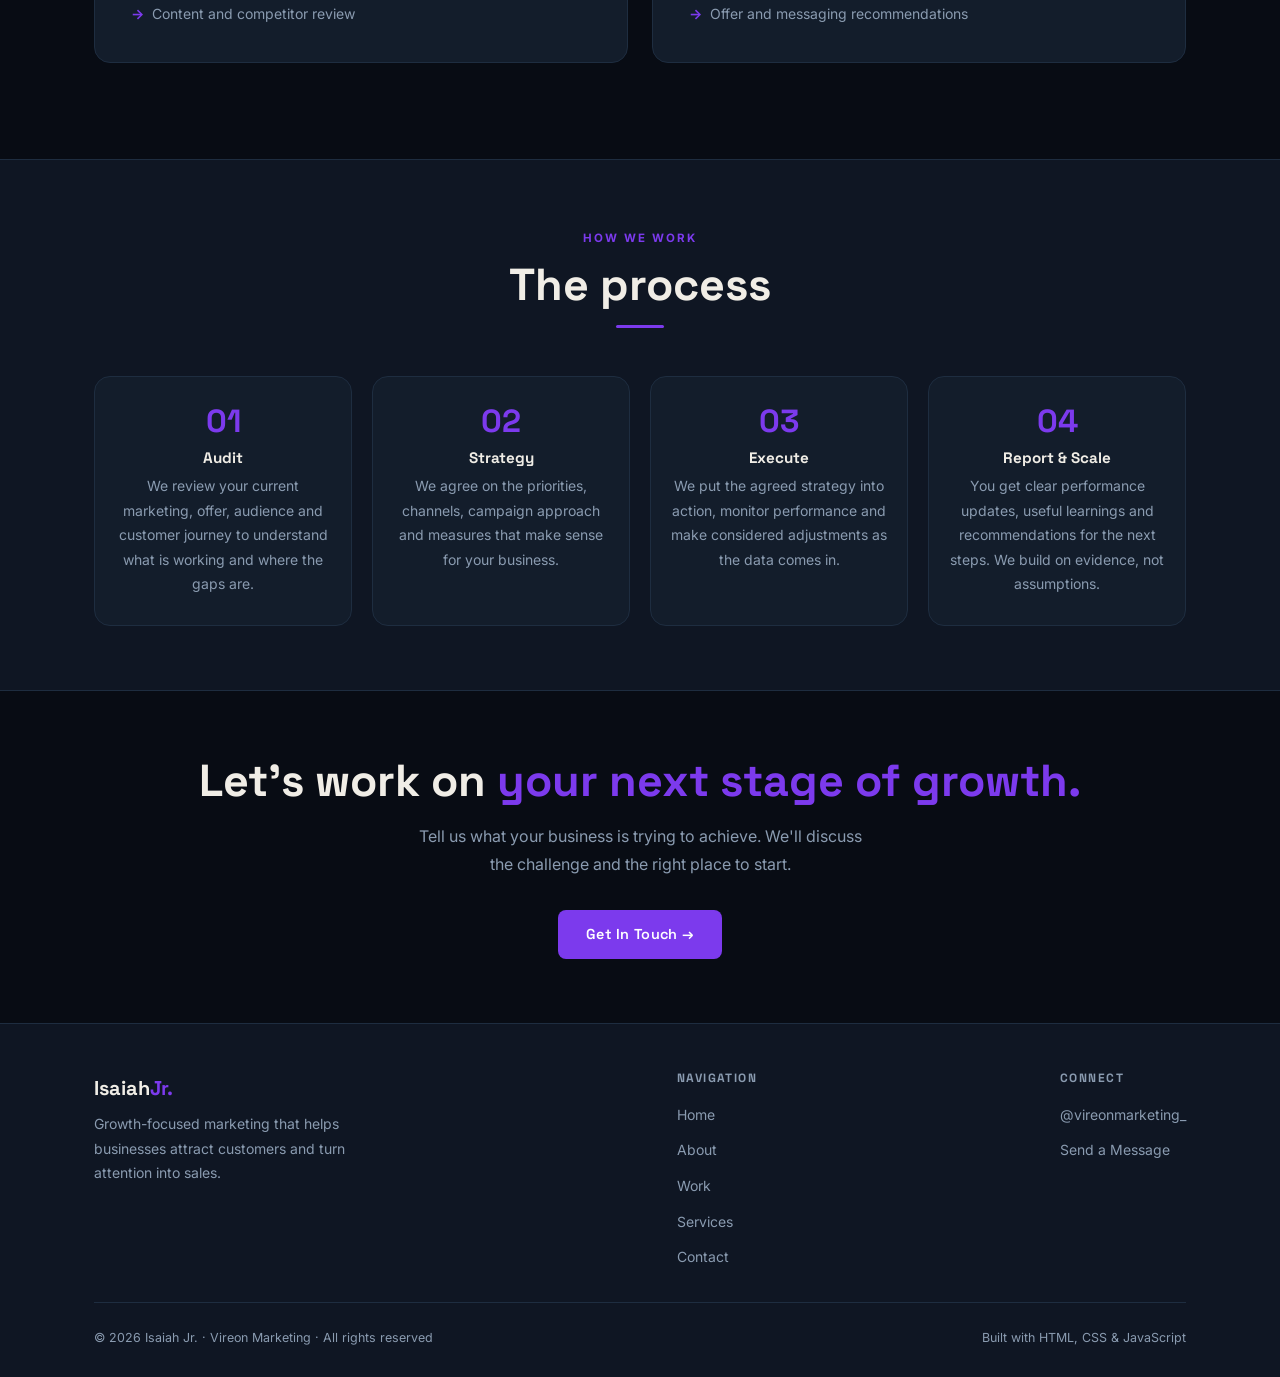
<file: services.html>
<!DOCTYPE html>
<html lang="en">
<head>
  <meta charset="UTF-8" />
  <meta name="viewport" content="width=device-width, initial-scale=1.0" />
  <title>Services | Vireon Marketing — Customer Acquisition</title>
  <meta name="description" content="Explore Vireon Marketing services: Meta Ads, social media marketing, customer acquisition strategy and campaign optimisation." />
  <link rel="stylesheet" href="css/style.css" />
</head>
<body>

<nav class="navbar">
  <input type="checkbox" id="nav-toggle" />
  <div class="navbar-inner">
    <a href="index.html" class="nav-logo">Isaiah<span>Jr.</span></a>
    <ul class="nav-links">
      <li><a href="index.html">Home</a></li>
      <li><a href="about.html">About</a></li>
      <li><a href="work.html">Work</a></li>
      <li><a href="services.html" class="active">Services</a></li>
      <li><a href="contact.html" class="nav-cta">Hire Me</a></li>
    </ul>
    <label for="nav-toggle" class="hamburger" aria-label="Toggle menu">
      <span></span><span></span><span></span>
    </label>
  </div>
  <ul class="mobile-menu">
    <li><a href="index.html">Home</a></li>
    <li><a href="about.html">About</a></li>
    <li><a href="work.html">Work</a></li>
    <li><a href="services.html">Services</a></li>
    <li><a href="contact.html">Hire Me</a></li>
  </ul>
</nav>

<main>
  <section class="page-hero">
    <div class="container">
      <span class="eyebrow">What Vireon Does</span>
      <h1>Marketing built to <span class="text-red">move business forward.</span></h1>
      <p>We help businesses attract the right audience, turn attention into meaningful enquiries and improve the path from first click to customer. Every engagement starts with the business goal — not a generic package.</p>
    </div>
  </section>

  <section class="section">
    <div class="container">
      <div class="services-grid">

        <article class="card service-card">
          <div class="service-num">01</div>
          <span class="tag tag-red" style="margin-bottom:14px;display:inline-block;">Paid Advertising</span>
          <h3>Meta Ads Management</h3>
          <p>Strategic Facebook and Instagram campaigns designed to reach relevant audiences and generate enquiries, leads or sales — with performance monitored and improved over time.</p>
          <div class="service-list">
            <div class="service-item">Campaign objectives, structure and setup</div>
            <div class="service-item">Audience research and targeting</div>
            <div class="service-item">Ad creative direction and copy</div>
            <div class="service-item">Budget monitoring and campaign optimisation</div>
            <div class="service-item">Performance tracking and reporting</div>
            <div class="service-item">Campaign and tracking review</div>
          </div>
        </article>

        <article class="card service-card">
          <div class="service-num">02</div>
          <span class="tag tag-gold" style="margin-bottom:14px;display:inline-block;">Conversion</span>
          <h3>Customer Acquisition Strategy</h3>
          <p>Getting attention is only one part of growth. We look at the offer, customer journey and follow-up experience to identify where potential customers drop off and what can improve conversion.</p>
          <div class="service-list">
            <div class="service-item">Customer journey review</div>
            <div class="service-item">WhatsApp enquiry and response flow</div>
            <div class="service-item">Offer positioning and messaging</div>
            <div class="service-item">Lead follow-up recommendations</div>
            <div class="service-item">Conversion barriers and opportunities</div>
            <div class="service-item">Campaign link tracking guidance</div>
          </div>
        </article>

        <article class="card service-card">
          <div class="service-num">03</div>
          <span class="tag tag-blue" style="margin-bottom:14px;display:inline-block;">Content &amp; Presence</span>
          <h3>Social Media Marketing</h3>
          <p>A clearer, more consistent social presence built around what your audience needs to understand, trust and take action — not content for the sake of posting.</p>
          <div class="service-list">
            <div class="service-item">Content direction and planning</div>
            <div class="service-item">Instagram and TikTok strategy</div>
            <div class="service-item">Brand messaging and content themes</div>
            <div class="service-item">Community engagement guidance</div>
            <div class="service-item">Paid social growth campaigns</div>
            <div class="service-item">Content and competitor review</div>
          </div>
        </article>

        <article class="card service-card">
          <div class="service-num">04</div>
          <span class="tag tag-green" style="margin-bottom:14px;display:inline-block;">Planning</span>
          <h3>Marketing Strategy &amp; Audits</h3>
          <p>For businesses that need clarity before spending more. We assess your current marketing, identify gaps and prioritise practical next steps around your goals and resources.</p>
          <div class="service-list">
            <div class="service-item">Marketing channel and presence audit</div>
            <div class="service-item">Audience and competitor research</div>
            <div class="service-item">Campaign objectives and KPI direction</div>
            <div class="service-item">Channel and budget recommendations</div>
            <div class="service-item">Campaign planning and prioritisation</div>
            <div class="service-item">Offer and messaging recommendations</div>
          </div>
        </article>

      </div>
    </div>
  </section>

  <section class="section-sm" style="background:var(--bg2);border-top:1px solid var(--border);border-bottom:1px solid var(--border);">
    <div class="container">
      <div style="text-align:center;margin-bottom:48px;">
        <span class="eyebrow">How We Work</span>
        <h2 style="color:var(--text);">The process</h2>
        <div class="divider-red center"></div>
      </div>
      <div class="process-grid">
        <div class="card process-step">
          <div class="step-num">01</div>
          <h4>Audit</h4>
          <p style="font-size:.875rem;">We review your current marketing, offer, audience and customer journey to understand what is working and where the gaps are.</p>
        </div>
        <div class="card process-step">
          <div class="step-num">02</div>
          <h4>Strategy</h4>
          <p style="font-size:.875rem;">We agree on the priorities, channels, campaign approach and measures that make sense for your business.</p>
        </div>
        <div class="card process-step">
          <div class="step-num">03</div>
          <h4>Execute</h4>
          <p style="font-size:.875rem;">We put the agreed strategy into action, monitor performance and make considered adjustments as the data comes in.</p>
        </div>
        <div class="card process-step">
          <div class="step-num">04</div>
          <h4>Report &amp; Scale</h4>
          <p style="font-size:.875rem;">You get clear performance updates, useful learnings and recommendations for the next steps. We build on evidence, not assumptions.</p>
        </div>
      </div>
    </div>
  </section>

  <section class="section-sm">
    <div class="container" style="text-align:center;">
      <h2 style="color:var(--text);">Let's work on <span class="text-red">your next stage of growth.</span></h2>
      <p style="max-width:460px;margin:16px auto 32px;">Tell us what your business is trying to achieve. We'll discuss the challenge and the right place to start.</p>
      <a href="contact.html" class="btn btn-red">Get In Touch →</a>
    </div>
  </section>
</main>

<footer>
  <div class="footer-inner">
    <div class="footer-top">
      <div class="footer-brand">
        <a href="index.html" class="nav-logo">Isaiah<span>Jr.</span></a>
        <p>Growth-focused marketing that helps businesses attract customers and turn attention into sales.</p>
      </div>
      <nav class="footer-col">
        <h4>Navigation</h4>
        <ul>
          <li><a href="index.html">Home</a></li>
          <li><a href="about.html">About</a></li>
          <li><a href="work.html">Work</a></li>
          <li><a href="services.html">Services</a></li>
          <li><a href="contact.html">Contact</a></li>
        </ul>
      </nav>
      <div class="footer-col">
        <h4>Connect</h4>
        <ul>
          <li><a href="https://instagram.com/vireonmarketing_" target="_blank" rel="noopener">@vireonmarketing_</a></li>
          <li><a href="contact.html">Send a Message</a></li>
        </ul>
      </div>
    </div>
    <div class="footer-bottom">
      <p class="text-muted">&copy; 2026 Isaiah Jr. · Vireon Marketing · All rights reserved</p>
      <p class="text-muted">Built with HTML, CSS &amp; JavaScript</p>
    </div>
  </div>
</footer>

<script src="Js/main.js"></script>
</body>
</html>
</file>
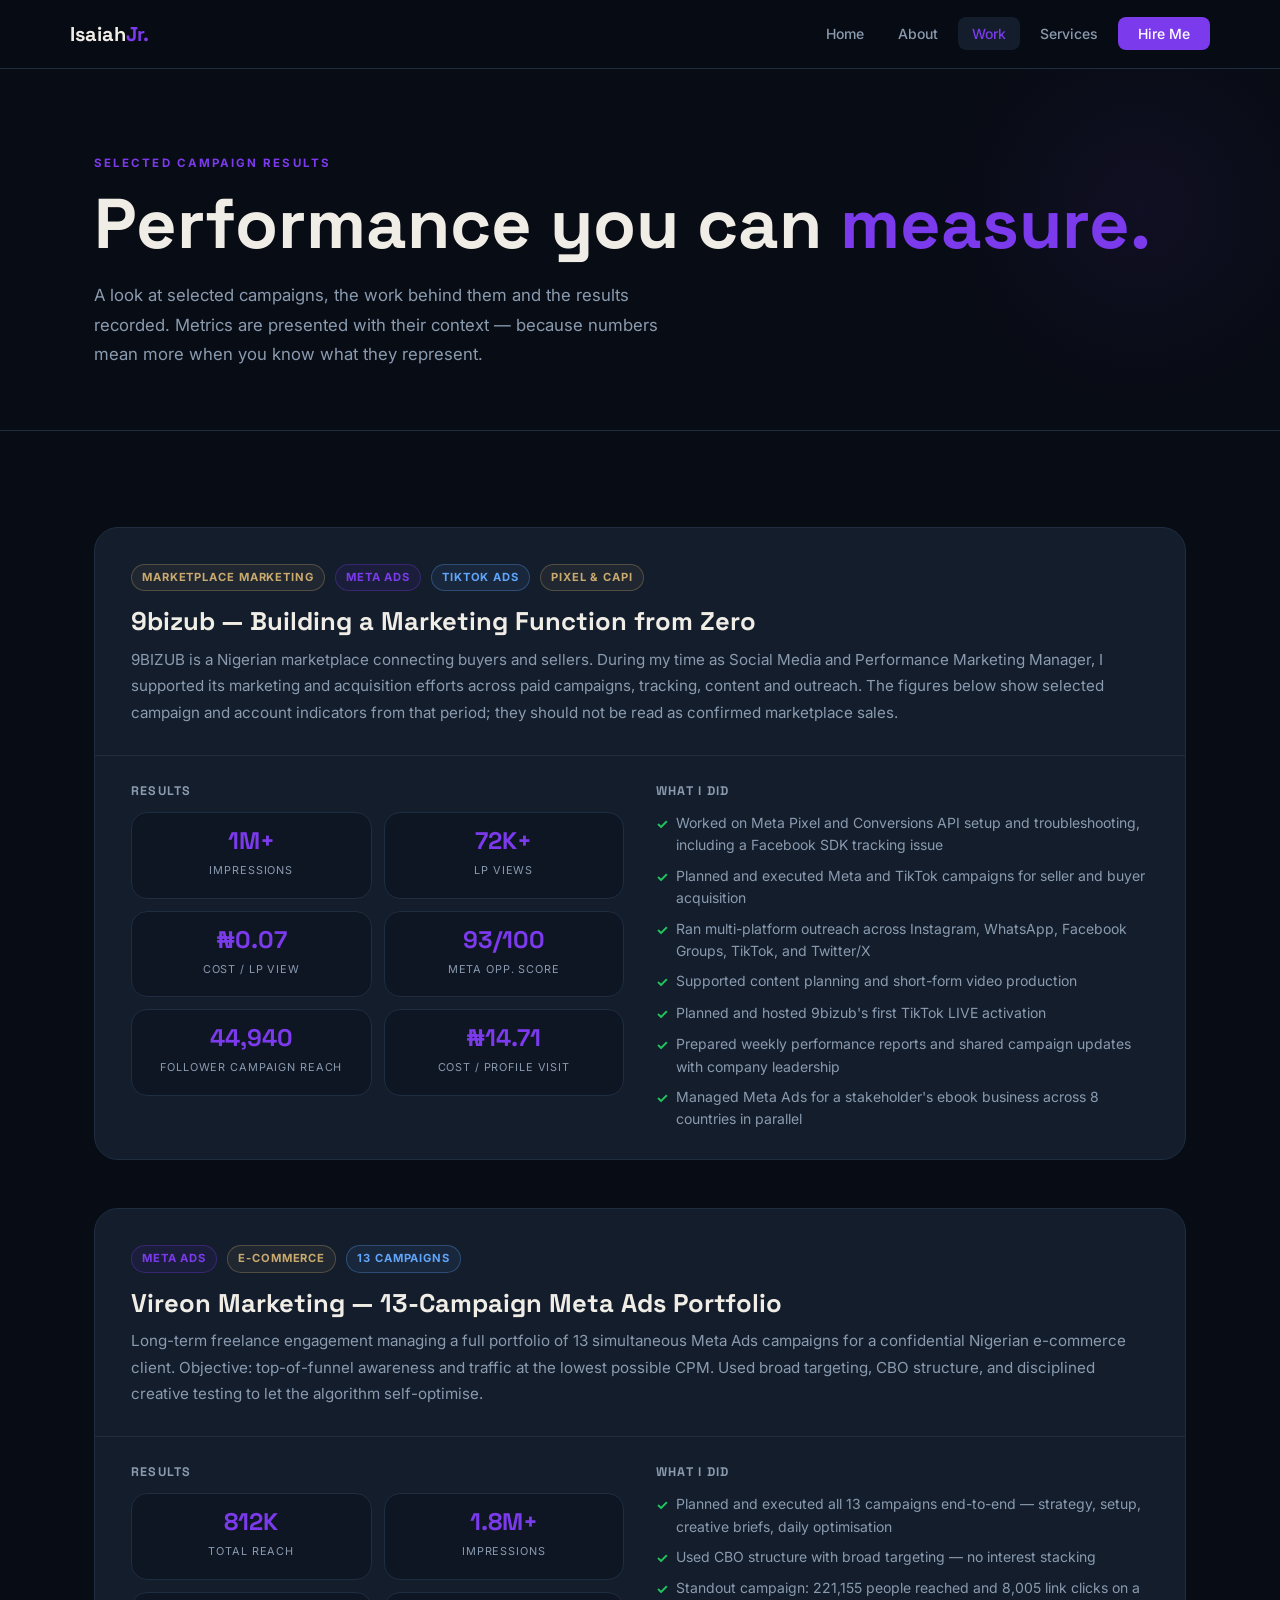
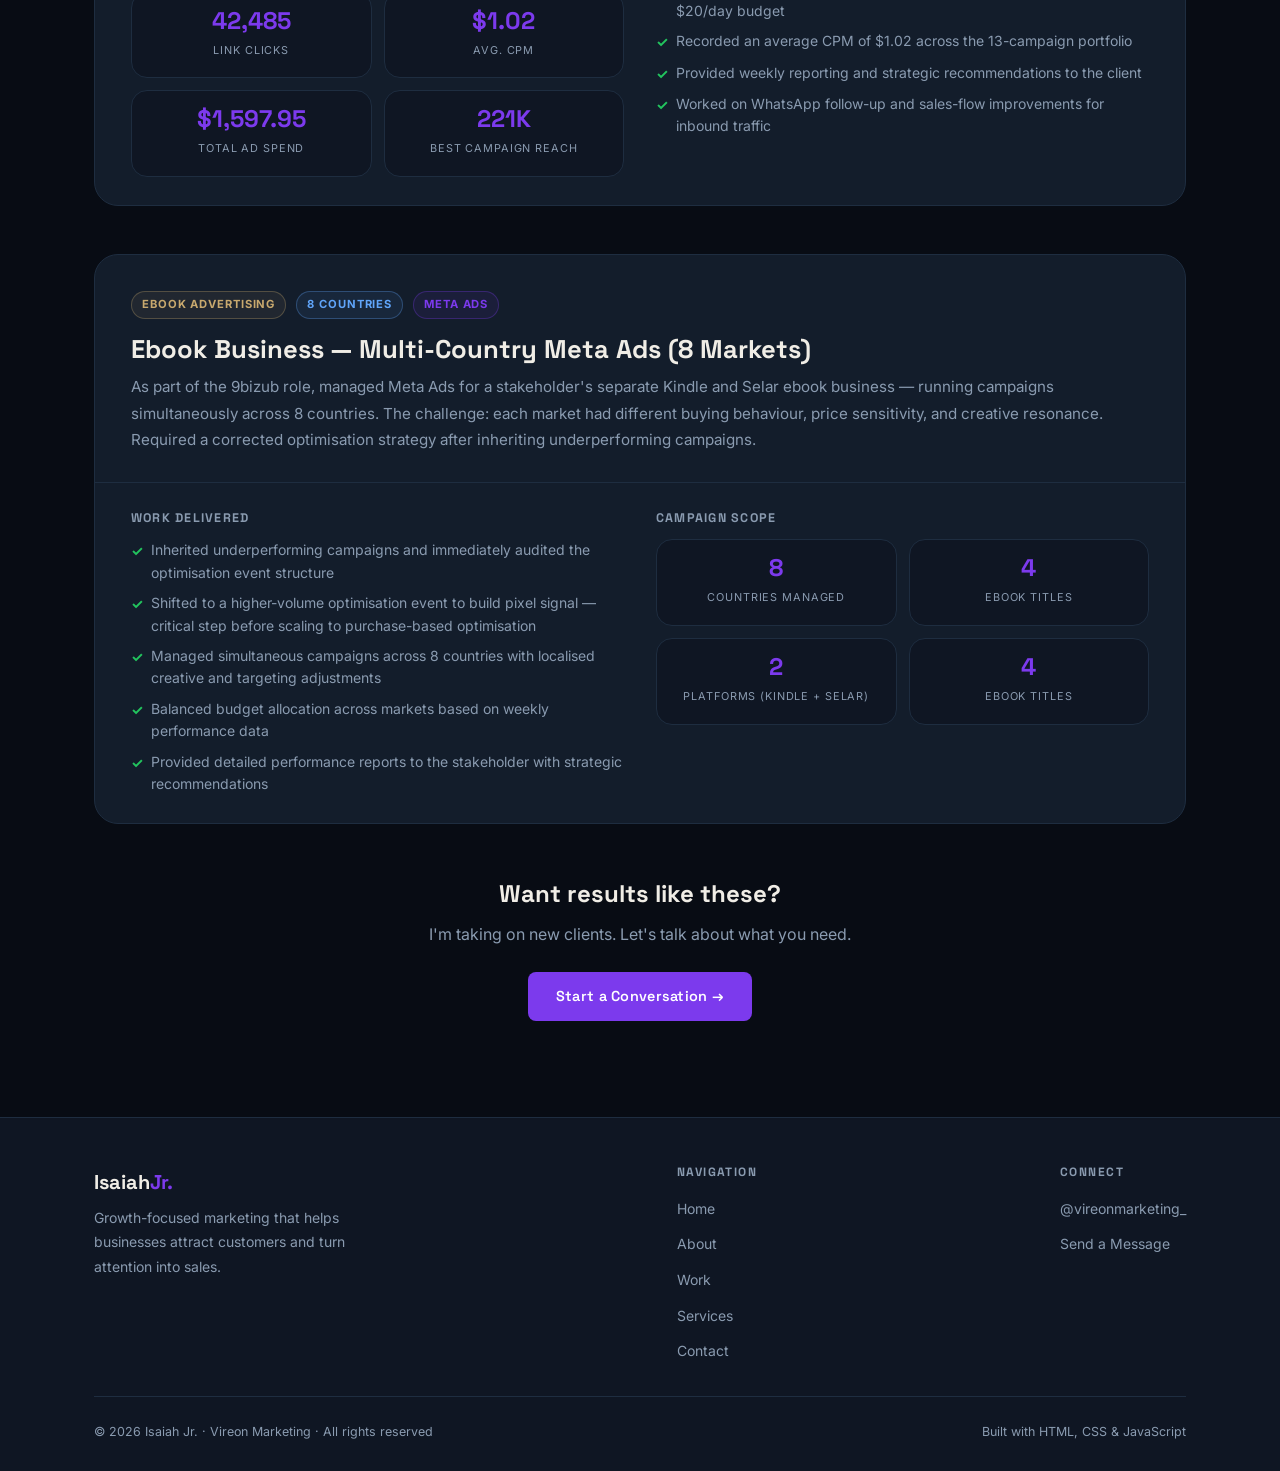
<file: work.html>
<!DOCTYPE html>
<html lang="en">
<head>
  <meta charset="UTF-8" />
  <meta name="viewport" content="width=device-width, initial-scale=1.0" />
  <title>Campaign Results | Vireon Marketing</title>
  <meta name="description" content="Selected campaign results and marketing case studies from Vireon Marketing, including paid advertising, reach, impressions and traffic." />
  <link rel="stylesheet" href="css/style.css" />
</head>
<body>

<nav class="navbar">
  <input type="checkbox" id="nav-toggle" />
  <div class="navbar-inner">
    <a href="index.html" class="nav-logo">Isaiah<span>Jr.</span></a>
    <ul class="nav-links">
      <li><a href="index.html">Home</a></li>
      <li><a href="about.html">About</a></li>
      <li><a href="work.html" class="active">Work</a></li>
      <li><a href="services.html">Services</a></li>
      <li><a href="contact.html" class="nav-cta">Hire Me</a></li>
    </ul>
    <label for="nav-toggle" class="hamburger" aria-label="Toggle menu">
      <span></span><span></span><span></span>
    </label>
  </div>
  <ul class="mobile-menu">
    <li><a href="index.html">Home</a></li>
    <li><a href="about.html">About</a></li>
    <li><a href="work.html">Work</a></li>
    <li><a href="services.html">Services</a></li>
    <li><a href="contact.html">Hire Me</a></li>
  </ul>
</nav>

<main>
  <section class="page-hero">
    <div class="container">
      <span class="eyebrow">Selected Campaign Results</span>
      <h1>Performance you can <span class="text-red">measure.</span></h1>
      <p>A look at selected campaigns, the work behind them and the results recorded. Metrics are presented with their context — because numbers mean more when you know what they represent.</p>
    </div>
  </section>

  <section class="section">
    <div class="container">
      <div class="work-grid">

        <!-- CASE STUDY 1: 9bizub -->
        <article class="card case-card">
          <div class="case-header">
            <div class="case-meta">
              <span class="tag tag-gold">Marketplace Marketing</span>
              <span class="tag tag-red">Meta Ads</span>
              <span class="tag tag-blue">TikTok Ads</span>
              <span class="tag tag-gold">Pixel &amp; CAPI</span>
            </div>
            <h2>9bizub — Building a Marketing Function from Zero</h2>
            <p>
              9BIZUB is a Nigerian marketplace connecting buyers and sellers. During my time as Social Media and Performance Marketing Manager, I supported its marketing and acquisition efforts across paid campaigns, tracking, content and outreach. The figures below show selected campaign and account indicators from that period; they should not be read as confirmed marketplace sales.
            </p>
          </div>
          <div class="case-body">
            <div class="case-section">
              <h4>Results</h4>
              <div class="case-results">
                <div class="cr-box"><span class="cr-val">1M+</span><span class="cr-lbl text-muted">Impressions</span></div>
                <div class="cr-box"><span class="cr-val">72K+</span><span class="cr-lbl text-muted">LP Views</span></div>
                <div class="cr-box"><span class="cr-val">₦0.07</span><span class="cr-lbl text-muted">Cost / LP View</span></div>
                <div class="cr-box"><span class="cr-val">93/100</span><span class="cr-lbl text-muted">Meta Opp. Score</span></div>
                <div class="cr-box"><span class="cr-val">44,940</span><span class="cr-lbl text-muted">Follower Campaign Reach</span></div>
                <div class="cr-box"><span class="cr-val">₦14.71</span><span class="cr-lbl text-muted">Cost / Profile Visit</span></div>
              </div>
            </div>
            <div class="case-section">
              <h4>What I Did</h4>
              <div class="case-points">
                <div class="case-point">Worked on Meta Pixel and Conversions API setup and troubleshooting, including a Facebook SDK tracking issue</div>
                <div class="case-point">Planned and executed Meta and TikTok campaigns for seller and buyer acquisition</div>
                <div class="case-point">Ran multi-platform outreach across Instagram, WhatsApp, Facebook Groups, TikTok, and Twitter/X</div>
                <div class="case-point">Supported content planning and short-form video production</div>
                <div class="case-point">Planned and hosted 9bizub's first TikTok LIVE activation</div>
                <div class="case-point">Prepared weekly performance reports and shared campaign updates with company leadership</div>
                <div class="case-point">Managed Meta Ads for a stakeholder's ebook business across 8 countries in parallel</div>
              </div>
            </div>
          </div>
        </article>

        <!-- CASE STUDY 2: Vireon Meta Ads -->
        <article class="card case-card">
          <div class="case-header">
            <div class="case-meta">
              <span class="tag tag-red">Meta Ads</span>
              <span class="tag tag-gold">E-Commerce</span>
              <span class="tag tag-blue">13 Campaigns</span>
            </div>
            <h2>Vireon Marketing — 13-Campaign Meta Ads Portfolio</h2>
            <p>
              Long-term freelance engagement managing a full portfolio of 13 simultaneous Meta Ads
              campaigns for a confidential Nigerian e-commerce client. Objective: top-of-funnel
              awareness and traffic at the lowest possible CPM. Used broad targeting, CBO structure,
              and disciplined creative testing to let the algorithm self-optimise.
            </p>
          </div>
          <div class="case-body">
            <div class="case-section">
              <h4>Results</h4>
              <div class="case-results">
                <div class="cr-box"><span class="cr-val">812K</span><span class="cr-lbl text-muted">Total Reach</span></div>
                <div class="cr-box"><span class="cr-val">1.8M+</span><span class="cr-lbl text-muted">Impressions</span></div>
                <div class="cr-box"><span class="cr-val">42,485</span><span class="cr-lbl text-muted">Link Clicks</span></div>
                <div class="cr-box"><span class="cr-val">$1.02</span><span class="cr-lbl text-muted">Avg. CPM</span></div>
                <div class="cr-box"><span class="cr-val">$1,597.95</span><span class="cr-lbl text-muted">Total Ad Spend</span></div>
                <div class="cr-box"><span class="cr-val">221K</span><span class="cr-lbl text-muted">Best Campaign Reach</span></div>
              </div>
            </div>
            <div class="case-section">
              <h4>What I Did</h4>
              <div class="case-points">
                <div class="case-point">Planned and executed all 13 campaigns end-to-end — strategy, setup, creative briefs, daily optimisation</div>
                <div class="case-point">Used CBO structure with broad targeting — no interest stacking</div>
                <div class="case-point">Standout campaign: 221,155 people reached and 8,005 link clicks on a $20/day budget</div>
                <div class="case-point">Recorded an average CPM of $1.02 across the 13-campaign portfolio</div>
                <div class="case-point">Provided weekly reporting and strategic recommendations to the client</div>
                <div class="case-point">Worked on WhatsApp follow-up and sales-flow improvements for inbound traffic</div>
              </div>
            </div>
          </div>
        </article>

        <!-- CASE STUDY 3: Ebook -->
        <article class="card case-card">
          <div class="case-header">
            <div class="case-meta">
              <span class="tag tag-gold">eBook Advertising</span>
              <span class="tag tag-blue">8 Countries</span>
              <span class="tag tag-red">Meta Ads</span>
            </div>
            <h2>Ebook Business — Multi-Country Meta Ads (8 Markets)</h2>
            <p>
              As part of the 9bizub role, managed Meta Ads for a stakeholder's separate
              Kindle and Selar ebook business — running campaigns simultaneously across 8 countries.
              The challenge: each market had different buying behaviour, price sensitivity, and
              creative resonance. Required a corrected optimisation strategy after inheriting
              underperforming campaigns.
            </p>
          </div>
          <div class="case-body">
            <div class="case-section">
              <h4>Work Delivered</h4>
              <div class="case-points">
                <div class="case-point">Inherited underperforming campaigns and immediately audited the optimisation event structure</div>
                <div class="case-point">Shifted to a higher-volume optimisation event to build pixel signal — critical step before scaling to purchase-based optimisation</div>
                <div class="case-point">Managed simultaneous campaigns across 8 countries with localised creative and targeting adjustments</div>
                <div class="case-point">Balanced budget allocation across markets based on weekly performance data</div>
                <div class="case-point">Provided detailed performance reports to the stakeholder with strategic recommendations</div>
              </div>
            </div>
            <div class="case-section">
              <h4>Campaign Scope</h4>
              <div class="case-results">
                <div class="cr-box"><span class="cr-val">8</span><span class="cr-lbl text-muted">Countries Managed</span></div>
                <div class="cr-box"><span class="cr-val">4</span><span class="cr-lbl text-muted">eBook Titles</span></div>
                <div class="cr-box"><span class="cr-val">2</span><span class="cr-lbl text-muted">Platforms (Kindle + Selar)</span></div>
                <div class="cr-box"><span class="cr-val">4</span><span class="cr-lbl text-muted">eBook Titles</span></div>
              </div>
            </div>
          </div>
        </article>

      </div>

      <div style="text-align:center;margin-top:56px;">
        <h3 style="color:var(--text);margin-bottom:12px;">Want results like these?</h3>
        <p style="margin-bottom:24px;max-width:440px;margin-left:auto;margin-right:auto;">I'm taking on new clients. Let's talk about what you need.</p>
        <a href="contact.html" class="btn btn-red">Start a Conversation →</a>
      </div>
    </div>
  </section>
</main>

<footer>
  <div class="footer-inner">
    <div class="footer-top">
      <div class="footer-brand">
        <a href="index.html" class="nav-logo">Isaiah<span>Jr.</span></a>
        <p>Growth-focused marketing that helps businesses attract customers and turn attention into sales.</p>
      </div>
      <nav class="footer-col">
        <h4>Navigation</h4>
        <ul>
          <li><a href="index.html">Home</a></li>
          <li><a href="about.html">About</a></li>
          <li><a href="work.html">Work</a></li>
          <li><a href="services.html">Services</a></li>
          <li><a href="contact.html">Contact</a></li>
        </ul>
      </nav>
      <div class="footer-col">
        <h4>Connect</h4>
        <ul>
          <li><a href="https://instagram.com/vireonmarketing_" target="_blank" rel="noopener">@vireonmarketing_</a></li>
          <li><a href="contact.html">Send a Message</a></li>
        </ul>
      </div>
    </div>
    <div class="footer-bottom">
      <p class="text-muted">&copy; 2026 Isaiah Jr. · Vireon Marketing · All rights reserved</p>
      <p class="text-muted">Built with HTML, CSS &amp; JavaScript</p>
    </div>
  </div>
</footer>

<script src="Js/main.js"></script>
</body>
</html>
</file>
<file: css/style.css>
/* ============================================
   ISAIAH JR. — PROFESSIONAL PORTFOLIO
   Performance Marketing | Meta Ads Specialist
   ============================================ */

@import url('https://fonts.googleapis.com/css2?family=Space+Grotesk:wght@300;400;500;600;700&family=Inter:wght@300;400;500;600&display=swap');

:root {
  --bg:        #080C14;
  --bg2:       #0F1623;
  --bg3:       #131D2B;
  --red:       #7C3AED;
  --red2:      #6025C0;
  --gold:      #C8A96E;
  --gold2:     #E2C898;
  --text:      #F0EDE6;
  --muted:     #8A9BB0;
  --border:    #1E2D40;
  --success:   #22C55E;
  --danger:    #EF4444;
  --fd:        'Space Grotesk', sans-serif;
  --fb:        'Inter', sans-serif;
  --r:         8px;
  --rl:        16px;
  --rx:        24px;
  --sh:        0 4px 24px rgba(0,0,0,.35);
  --shl:       0 12px 48px rgba(0,0,0,.5);
  --ease:      all .3s cubic-bezier(.4,0,.2,1);
}

*,*::before,*::after{box-sizing:border-box;margin:0;padding:0}
html{scroll-behavior:smooth;font-size:16px}
body{background:var(--bg);color:var(--text);font-family:var(--fb);line-height:1.6;overflow-x:hidden}
img{max-width:100%;display:block}
a{color:inherit;text-decoration:none}
ul{list-style:none}
button{cursor:pointer;border:none;background:none;font-family:inherit}
input,textarea,select{font-family:inherit}

h1,h2,h3,h4{font-family:var(--fd);font-weight:700;line-height:1.15}
h1{font-size:clamp(2.6rem,5.5vw,4.4rem)}
h2{font-size:clamp(1.8rem,3.5vw,2.8rem)}
h3{font-size:clamp(1.1rem,2vw,1.5rem)}
h4{font-size:1rem}
p{color:var(--muted);line-height:1.75}

/* ---- LAYOUT ---- */
.container{max-width:1140px;margin:0 auto;padding:0 24px}
.section{padding:96px 0}
.section-sm{padding:64px 0}
.eyebrow{display:inline-block;font-size:.72rem;font-weight:700;letter-spacing:.18em;text-transform:uppercase;color:var(--red);margin-bottom:12px}
.divider-red{height:3px;width:48px;background:var(--red);border-radius:2px;margin:14px 0 0}
.divider-red.center{margin:14px auto 0}
.text-red{color:var(--red)}
.text-gold{color:var(--gold)}
.text-muted{color:var(--muted)}

/* ---- NAV ---- */
.navbar{position:sticky;top:0;z-index:1000;background:rgba(8,12,20,.92);backdrop-filter:blur(14px);border-bottom:1px solid var(--border);padding:0 24px}
.navbar-inner{max-width:1140px;margin:0 auto;display:flex;align-items:center;justify-content:space-between;height:68px}
.nav-logo{font-family:var(--fd);font-size:1.25rem;font-weight:700;color:var(--text)}
.nav-logo span{color:var(--red)}
.nav-links{display:flex;align-items:center;gap:6px}
.nav-links a{font-size:.875rem;font-weight:500;color:var(--muted);padding:8px 14px;border-radius:var(--r);transition:var(--ease)}
.nav-links a:hover,.nav-links a.active{color:var(--text);background:var(--bg3)}
.nav-links a.active{color:var(--red)}
.nav-cta{background:var(--red)!important;color:#fff!important;padding:8px 20px!important}
.nav-cta:hover{background:var(--red2)!important}
.hamburger{display:none;flex-direction:column;gap:5px;padding:8px;border-radius:var(--r);transition:var(--ease);cursor:pointer}
.hamburger span{display:block;width:24px;height:2px;background:var(--text);border-radius:2px;transition:var(--ease)}
.mobile-menu{display:none;flex-direction:column;padding:12px 0 20px;border-top:1px solid var(--border);gap:4px}
.mobile-menu a{font-size:.95rem;font-weight:500;color:var(--muted);padding:12px 16px;border-radius:var(--r);transition:var(--ease)}
.mobile-menu a:hover,.mobile-menu a.active{color:var(--text);background:var(--bg3)}

/* ---- NAV MOBILE TOGGLE (CSS only) ---- */
#nav-toggle{display:none}
#nav-toggle:checked ~ .mobile-menu{display:flex}
#nav-toggle:checked ~ .navbar-inner .hamburger span:nth-child(1){transform:translateY(7px) rotate(45deg)}
#nav-toggle:checked ~ .navbar-inner .hamburger span:nth-child(2){opacity:0}
#nav-toggle:checked ~ .navbar-inner .hamburger span:nth-child(3){transform:translateY(-7px) rotate(-45deg)}

/* ---- BUTTONS ---- */
.btn{display:inline-flex;align-items:center;gap:8px;padding:13px 28px;border-radius:var(--r);font-family:var(--fd);font-size:.9rem;font-weight:600;letter-spacing:.02em;transition:var(--ease);cursor:pointer}
.btn-red{background:var(--red);color:#fff}
.btn-red:hover{background:var(--red2);transform:translateY(-2px);box-shadow:0 8px 24px rgba(124,58,237,.35)}
.btn-outline{background:transparent;color:var(--text);border:1.5px solid var(--border)}
.btn-outline:hover{border-color:var(--muted);transform:translateY(-2px)}

/* ---- CARDS ---- */
.card{background:var(--bg3);border:1px solid var(--border);border-radius:var(--rl);transition:var(--ease);overflow:hidden}
.card:hover{border-color:rgba(124,58,237,.3);transform:translateY(-4px);box-shadow:var(--shl)}

/* ---- TAGS ---- */
.tag{display:inline-block;font-size:.7rem;font-weight:700;letter-spacing:.08em;text-transform:uppercase;padding:4px 10px;border-radius:100px;border:1px solid}
.tag-red{color:var(--red);border-color:rgba(124,58,237,.3);background:rgba(124,58,237,.08)}
.tag-gold{color:var(--gold);border-color:rgba(200,169,110,.3);background:rgba(200,169,110,.08)}
.tag-blue{color:#60A5FA;border-color:rgba(96,165,250,.3);background:rgba(96,165,250,.08)}
.tag-green{color:var(--success);border-color:rgba(34,197,94,.3);background:rgba(34,197,94,.08)}

/* ---- PAGE HERO ---- */
.page-hero{padding:80px 0 60px;border-bottom:1px solid var(--border);position:relative;overflow:hidden}
.page-hero::before{content:'';position:absolute;top:-60px;right:-60px;width:400px;height:400px;background:radial-gradient(circle,rgba(124,58,237,.07) 0%,transparent 70%);pointer-events:none}
.page-hero h1{color:var(--text)}
.page-hero p{max-width:580px;margin-top:16px;font-size:1.05rem}

/* ---- SCROLL REVEAL ---- */
.reveal{opacity:1;transform:translateY(0);transition:opacity .6s ease,transform .6s ease}
.reveal.visible{opacity:1;transform:translateY(0)}
.d1{transition-delay:.1s}.d2{transition-delay:.2s}.d3{transition-delay:.3s}.d4{transition-delay:.4s}

/* ---- FOOTER ---- */
footer{background:var(--bg2);border-top:1px solid var(--border);padding:48px 0 28px}
.footer-inner{max-width:1140px;margin:0 auto;padding:0 24px;display:flex;flex-direction:column;gap:32px}
.footer-top{display:flex;justify-content:space-between;align-items:flex-start;gap:32px;flex-wrap:wrap}
.footer-brand p{font-size:.875rem;max-width:280px;margin-top:8px}
.footer-col h4{font-family:var(--fd);font-size:.75rem;letter-spacing:.12em;text-transform:uppercase;color:var(--muted);margin-bottom:16px}
.footer-col ul{display:flex;flex-direction:column;gap:10px}
.footer-col ul a{font-size:.875rem;color:var(--muted);transition:var(--ease)}
.footer-col ul a:hover{color:var(--text)}
.footer-bottom{padding-top:24px;border-top:1px solid var(--border);display:flex;justify-content:space-between;align-items:center;flex-wrap:wrap;gap:12px}
.footer-bottom p{font-size:.78rem}

/* ============================================
   HOME PAGE
   ============================================ */
.hero{min-height:92vh;display:flex;align-items:center;position:relative;overflow:hidden;padding:80px 0}
.hero::before{content:'';position:absolute;top:-120px;right:-120px;width:700px;height:700px;background:radial-gradient(circle,rgba(124,58,237,.09) 0%,transparent 65%);pointer-events:none}
.hero::after{content:'';position:absolute;bottom:-60px;left:-60px;width:500px;height:500px;background:radial-gradient(circle,rgba(200,169,110,.05) 0%,transparent 65%);pointer-events:none}
.hero-grid{display:grid;grid-template-columns:1.1fr 1fr;align-items:center;gap:64px}
.hero-content{position:relative;z-index:1}
.hero-label{display:inline-flex;align-items:center;gap:10px;font-size:.75rem;font-weight:700;letter-spacing:.15em;text-transform:uppercase;color:var(--red);margin-bottom:22px}
.hero-label::before{content:'';display:block;width:32px;height:2px;background:var(--red)}
.hero-title{color:var(--text);margin-bottom:22px}
.hero-title em{color:var(--gold);font-style:normal;display:block}
.hero-desc{font-size:1.05rem;max-width:500px;margin-bottom:36px}
.hero-cta{display:flex;gap:14px;flex-wrap:wrap}
.hero-services{margin-top:22px;font-size:.72rem;font-weight:700;letter-spacing:.14em;color:var(--muted)}
.hero-visual{position:relative;z-index:1;display:flex;justify-content:center}
.photo-frame{position:relative;display:inline-block}
.photo-frame::before{content:'';position:absolute;inset:-3px;background:linear-gradient(135deg,var(--red),var(--gold),transparent);border-radius:var(--rx);z-index:-1}
.hero-photo{width:100%;max-width:400px;aspect-ratio:3/4;object-fit:cover;object-position:center top;border-radius:var(--rx);display:block}
.photo-badge{position:absolute;bottom:-14px;left:-14px;background:var(--bg2);border:1px solid var(--border);border-radius:var(--rl);padding:12px 16px;display:flex;align-items:center;gap:12px;box-shadow:var(--sh)}
.badge-dot{width:10px;height:10px;border-radius:50%;background:var(--success);box-shadow:0 0 0 3px rgba(34,197,94,.2);flex-shrink:0}
.badge-text{font-size:.78rem}
.badge-text strong{display:block;font-family:var(--fd);font-size:.85rem;color:var(--text)}

/* Stats bar */
.stats-bar{background:var(--bg2);border-top:1px solid var(--border);border-bottom:1px solid var(--border);padding:44px 0}
.stats-grid{display:grid;grid-template-columns:repeat(4,1fr);gap:28px;text-align:center}
.stat-num{font-family:var(--fd);font-size:2.5rem;font-weight:700;color:var(--text);line-height:1;margin-bottom:6px}
.stat-num .suf{color:var(--red)}
.stat-lbl{font-size:.72rem;font-weight:600;letter-spacing:.1em;text-transform:uppercase;color:var(--muted)}

/* What I do */
.services-preview{display:grid;grid-template-columns:repeat(2,1fr);gap:20px}
.sp-card{padding:28px}
.sp-icon{font-size:2rem;margin-bottom:14px}
.sp-card h3{color:var(--text);margin-bottom:8px;font-size:1.1rem}

/* Featured result */
.result-banner{background:linear-gradient(135deg,rgba(124,58,237,.08),rgba(200,169,110,.06));border:1px solid rgba(124,58,237,.2);border-radius:var(--rx);padding:48px;display:grid;grid-template-columns:1fr 1fr;gap:48px;align-items:center}
.result-nums{display:grid;grid-template-columns:repeat(2,1fr);gap:20px}
.rnum{padding:20px;background:rgba(8,12,20,.5);border:1px solid var(--border);border-radius:var(--rl);text-align:center}
.rnum-val{font-family:var(--fd);font-size:1.8rem;font-weight:700;color:var(--red);line-height:1;display:block;margin-bottom:4px}
.rnum-lbl{font-size:.7rem;text-transform:uppercase;letter-spacing:.08em}

/* ============================================
   ABOUT PAGE
   ============================================ */
.about-grid{display:grid;grid-template-columns:1fr 1.6fr;gap:56px;align-items:start}
.about-photo-col{position:sticky;top:88px}
.about-photo{width:100%;aspect-ratio:3/4;object-fit:cover;object-position:center top;border-radius:var(--rx);border:1px solid var(--border);display:block}
.about-quick{background:var(--bg3);border:1px solid var(--border);border-radius:var(--rl);padding:22px;margin-top:18px}
.about-quick h4{font-family:var(--fd);font-size:.78rem;letter-spacing:.1em;text-transform:uppercase;color:var(--muted);margin-bottom:14px}
.qitem{display:flex;gap:10px;font-size:.875rem;color:var(--muted);padding:8px 0;border-bottom:1px solid var(--border)}
.qitem:last-child{border-bottom:none}
.qitem strong{color:var(--text);font-weight:600;min-width:80px;flex-shrink:0}
.about-content{display:flex;flex-direction:column;gap:44px}
.about-block h3{color:var(--text);margin-bottom:14px;padding-bottom:10px;border-bottom:1px solid var(--border)}

/* Experience timeline */
.timeline{display:flex;flex-direction:column;gap:0}
.tl-item{position:relative;padding-left:28px;padding-bottom:36px}
.tl-item::before{content:'';position:absolute;left:0;top:6px;width:10px;height:10px;border-radius:50%;background:var(--red);flex-shrink:0}
.tl-item::after{content:'';position:absolute;left:4px;top:16px;width:1px;bottom:0;background:var(--border)}
.tl-item:last-child::after{display:none}
.tl-item:last-child{padding-bottom:0}
.tl-date{font-size:.75rem;font-weight:600;letter-spacing:.08em;text-transform:uppercase;color:var(--red);margin-bottom:4px}
.tl-role{font-family:var(--fd);font-size:1rem;font-weight:700;color:var(--text);margin-bottom:2px}
.tl-company{font-size:.85rem;color:var(--gold);margin-bottom:10px;font-weight:500}
.tl-desc{font-size:.875rem;line-height:1.7}
.tl-wins{margin-top:12px;display:flex;flex-direction:column;gap:6px}
.tl-win{font-size:.82rem;color:var(--muted);display:flex;gap:8px}
.tl-win::before{content:'→';color:var(--red);font-weight:700;flex-shrink:0}

/* Tools grid */
.tools-grid{display:flex;flex-wrap:wrap;gap:10px}
.tool-pill{display:flex;align-items:center;gap:7px;padding:7px 14px;background:var(--bg3);border:1px solid var(--border);border-radius:100px;font-size:.82rem;font-weight:500;color:var(--muted);transition:var(--ease)}
.tool-pill:hover{border-color:var(--red);color:var(--text)}
.tool-dot{width:6px;height:6px;border-radius:50%;background:var(--red);flex-shrink:0}

/* ============================================
   WORK PAGE
   ============================================ */
.work-grid{display:flex;flex-direction:column;gap:48px}
.case-card{border-radius:var(--rx)}
.case-header{padding:36px 36px 28px;border-bottom:1px solid var(--border)}
.case-meta{display:flex;gap:10px;flex-wrap:wrap;margin-bottom:16px}
.case-header h2{color:var(--text);font-size:1.6rem;margin-bottom:10px}
.case-header p{font-size:.95rem}
.case-body{padding:28px 36px;display:grid;grid-template-columns:1fr 1fr;gap:32px}
.case-section h4{font-family:var(--fd);font-size:.78rem;letter-spacing:.1em;text-transform:uppercase;color:var(--muted);margin-bottom:14px}
.case-results{display:grid;grid-template-columns:repeat(2,1fr);gap:12px}
.cr-box{background:var(--bg2);border:1px solid var(--border);border-radius:var(--rl);padding:16px;text-align:center}
.cr-val{font-family:var(--fd);font-size:1.5rem;font-weight:700;color:var(--red);display:block;margin-bottom:3px;line-height:1}
.cr-lbl{font-size:.68rem;text-transform:uppercase;letter-spacing:.08em}
.case-points{display:flex;flex-direction:column;gap:8px}
.case-point{font-size:.875rem;color:var(--muted);display:flex;gap:8px;line-height:1.6}
.case-point::before{content:'✓';color:var(--success);font-weight:700;flex-shrink:0;margin-top:1px}

/* ============================================
   SERVICES PAGE
   ============================================ */
.services-grid{display:grid;grid-template-columns:repeat(2,1fr);gap:24px}
.service-card{padding:36px}
.service-num{font-family:var(--fd);font-size:2.5rem;font-weight:700;color:rgba(124,58,237,.15);line-height:1;margin-bottom:16px}
.service-card h3{color:var(--text);margin-bottom:12px}
.service-list{margin-top:16px;display:flex;flex-direction:column;gap:8px}
.service-item{font-size:.875rem;color:var(--muted);display:flex;gap:8px}
.service-item::before{content:'→';color:var(--red);font-weight:700;flex-shrink:0}
.process-grid{display:grid;grid-template-columns:repeat(4,1fr);gap:20px}
.process-step{text-align:center;padding:28px 20px}
.step-num{font-family:var(--fd);font-size:2rem;font-weight:700;color:var(--red);line-height:1;margin-bottom:12px}
.process-step h4{color:var(--text);margin-bottom:8px;font-size:.95rem}

/* ============================================
   CONTACT PAGE
   ============================================ */
.contact-grid{display:grid;grid-template-columns:1fr 1.5fr;gap:56px;align-items:start}
.contact-info{display:flex;flex-direction:column;gap:28px}
.contact-intro h2{color:var(--text);margin-bottom:12px}
.contact-items{display:flex;flex-direction:column;gap:16px}
.ci{display:flex;gap:14px;align-items:flex-start}
.ci-icon{width:42px;height:42px;background:var(--bg3);border:1px solid var(--border);border-radius:var(--r);display:flex;align-items:center;justify-content:center;font-size:1rem;flex-shrink:0}
.ci-text strong{display:block;color:var(--text);font-size:.88rem;margin-bottom:2px}
.ci-text span{font-size:.83rem}
.avail-card{background:linear-gradient(135deg,rgba(34,197,94,.06),rgba(34,197,94,.03));border:1px solid rgba(34,197,94,.2);border-radius:var(--rl);padding:22px}
.avail-dot{width:8px;height:8px;border-radius:50%;background:var(--success);box-shadow:0 0 0 3px rgba(34,197,94,.2);display:inline-block;margin-right:8px}
.avail-card h4{color:var(--text);font-family:var(--fd);font-size:.95rem;margin-bottom:6px}
.contact-form-wrap{background:var(--bg3);border:1px solid var(--border);border-radius:var(--rx);padding:40px}
.contact-form-wrap h3{color:var(--text);margin-bottom:26px}
.fg{margin-bottom:18px}
.fg label{display:block;font-size:.78rem;font-weight:700;letter-spacing:.06em;text-transform:uppercase;color:var(--muted);margin-bottom:7px}
.fi{width:100%;background:var(--bg2);border:1.5px solid var(--border);border-radius:var(--r);padding:12px 16px;color:var(--text);font-size:.95rem;transition:var(--ease);outline:none}
.fi::placeholder{color:var(--muted)}
.fi:focus{border-color:var(--red);box-shadow:0 0 0 3px rgba(124,58,237,.1)}
textarea.fi{min-height:130px;resize:vertical}
.fg.error .fi{border-color:var(--danger)}
.err-msg{display:none;font-size:.78rem;color:var(--danger);margin-top:5px}
.err-msg.show{display:block}
.form-row{display:grid;grid-template-columns:1fr 1fr;gap:16px}
.form-success{display:none;text-align:center;padding:32px}
.form-success.show{display:block}
.form-success .si{font-size:3rem;margin-bottom:14px}
.form-success h3{color:var(--text);margin-bottom:8px}
.sub-btn{width:100%;justify-content:center;padding:15px;font-size:1rem;margin-top:6px}

/* ============================================
   RESPONSIVE
   ============================================ */
@media(max-width:1024px){
  .hero-grid{grid-template-columns:1fr;gap:48px;text-align:center}
  .hero-desc{margin:0 auto 36px}
  .hero-cta{justify-content:center}
  .hero-visual{justify-content:center}
  .photo-badge{left:50%;transform:translateX(-50%);bottom:-14px;white-space:nowrap}
  .stats-grid{grid-template-columns:repeat(2,1fr)}
  .services-preview{grid-template-columns:1fr}
  .result-banner{grid-template-columns:1fr}
  .about-grid{grid-template-columns:1fr}
  .about-photo-col{position:static;display:flex;flex-direction:column;align-items:center}
  .about-photo{max-width:280px}
  .about-quick{max-width:280px;width:100%}
  .case-body{grid-template-columns:1fr}
  .services-grid{grid-template-columns:1fr}
  .process-grid{grid-template-columns:repeat(2,1fr)}
  .contact-grid{grid-template-columns:1fr}
}
@media(max-width:768px){
  .section{padding:64px 0}
  .nav-links{display:none}
  .hamburger{display:flex}
  .stats-grid{gap:20px}
  .case-body{padding:20px}
  .case-header{padding:24px 20px 20px}
  .contact-form-wrap{padding:24px}
  .form-row{grid-template-columns:1fr}
}
@media(max-width:480px){
  .stats-grid{grid-template-columns:1fr 1fr}
  .stat-num{font-size:2rem}
  .hero-cta{flex-direction:column;align-items:center}
  .hero-cta .btn{width:100%;justify-content:center}
  .result-nums{grid-template-columns:1fr 1fr}
  .process-grid{grid-template-columns:1fr 1fr}
  .about-photo{max-width:240px}
  .about-quick{max-width:240px}
}
@media(prefers-reduced-motion:reduce){
  *,*::before,*::after{animation-duration:.01ms!important;transition-duration:.01ms!important}
  .reveal{opacity:1;transform:none}
}
</file>
